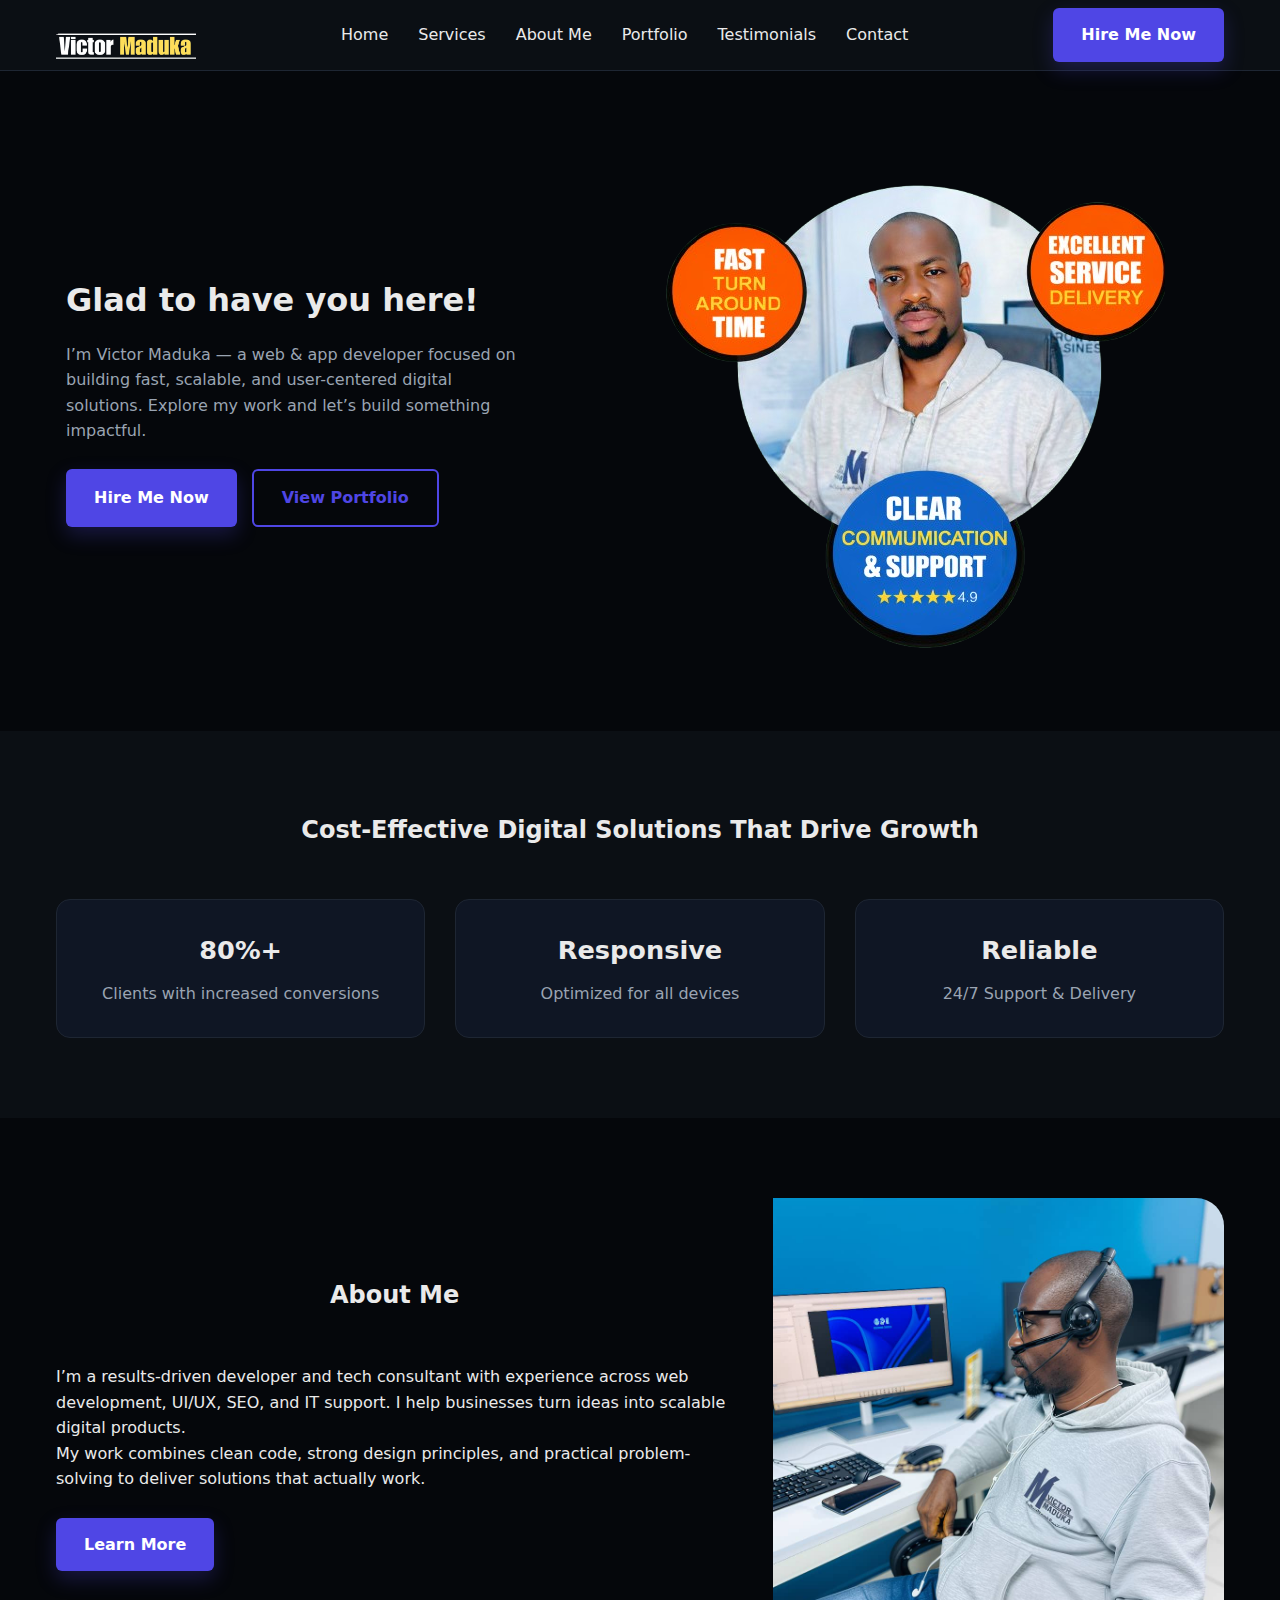
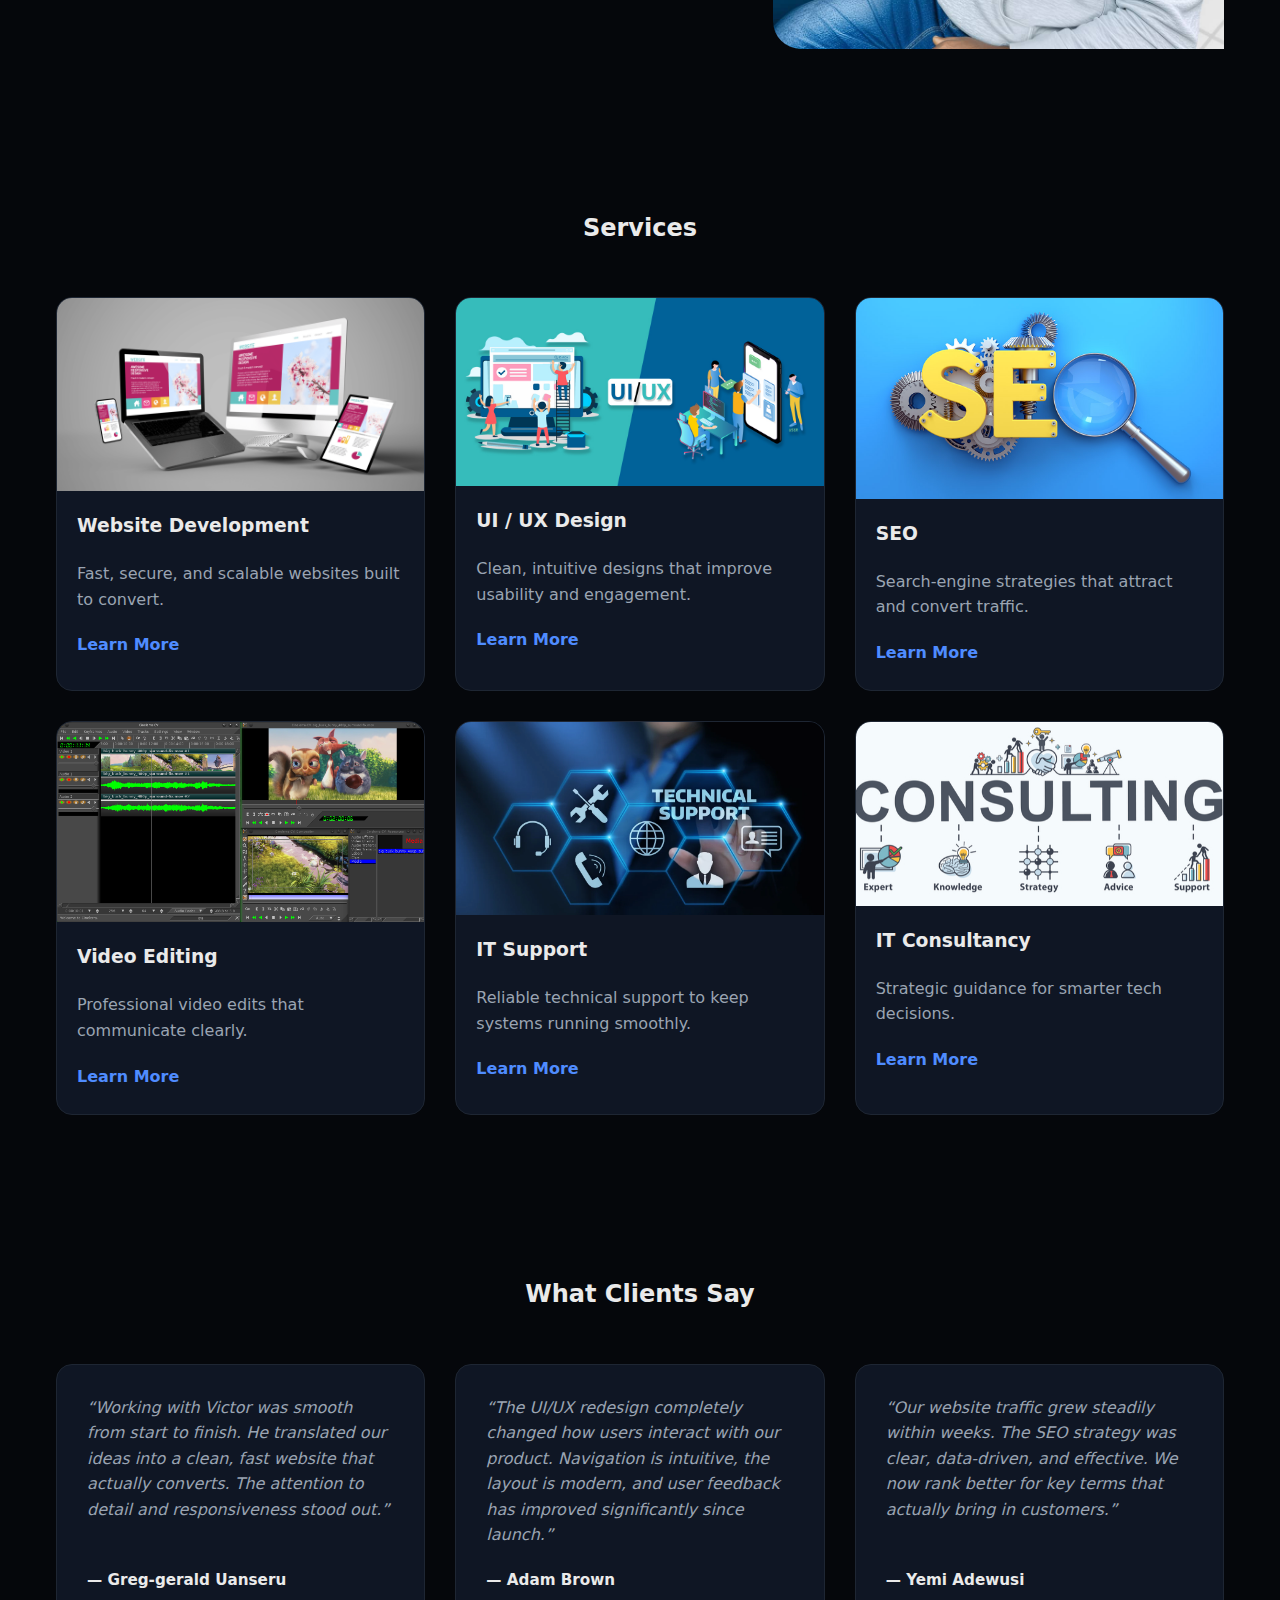
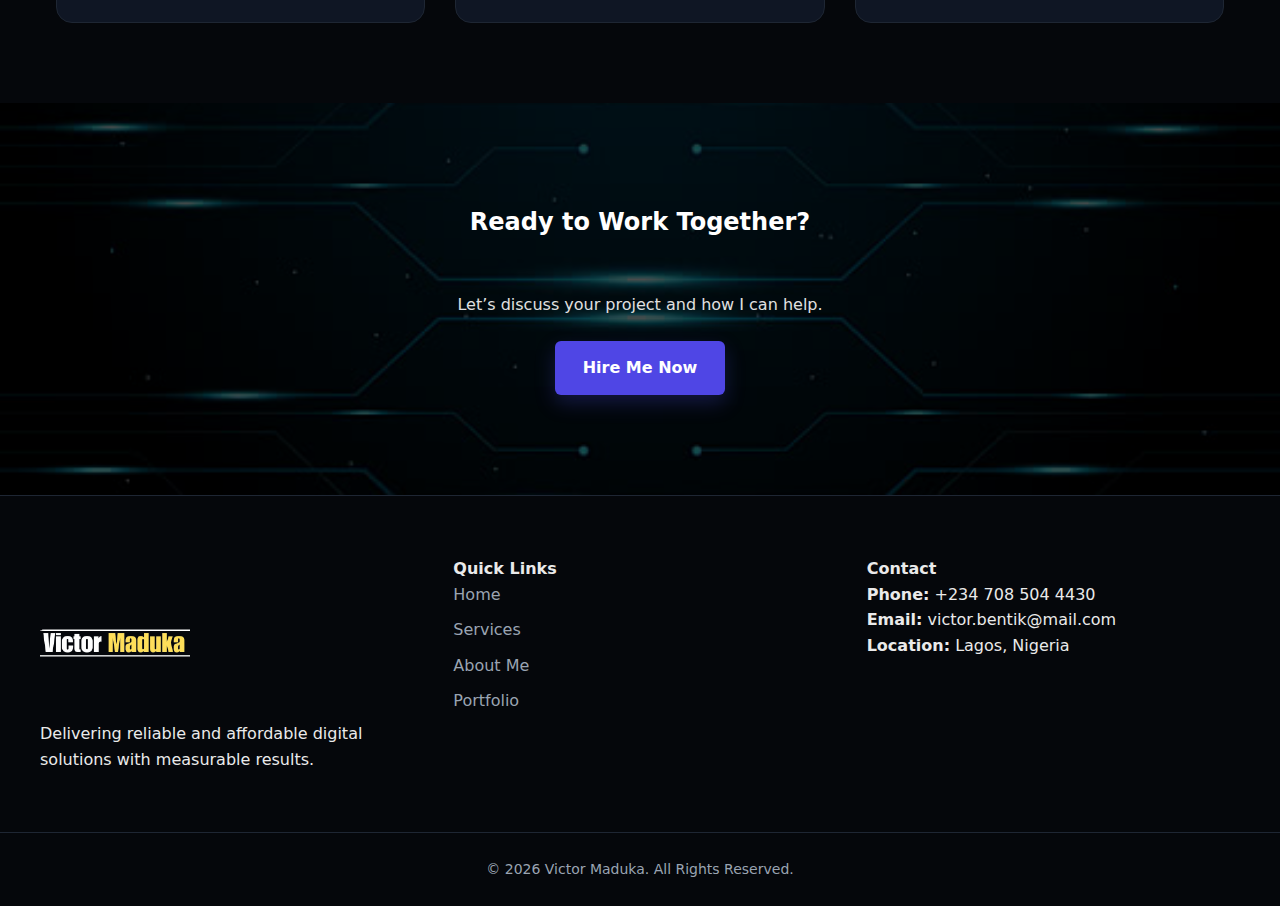
<file: index.html>
<!DOCTYPE html>
<html lang="en">
<head>
    <meta charset="UTF-8">
    <meta name="viewport" content="width=device-width, initial-scale=1.0">
    <title>Victor Maduka | Portfolio</title>

    <!-- Main CSS -->
    <link rel="stylesheet" href="style.css">
</head>
<body>

<!-- ================= HEADER ================= -->
<header class="site-header">
    <div class="container header-inner">

        <!-- Logo -->
        <a href="index.html" class="logo">
            <img src="logo.png" alt="Victor Maduka Logo">
        </a>

        <!-- Mobile Toggle (CSS/JS will handle later) -->
        <button class="nav-toggle" aria-label="Toggle navigation">
            ☰
        </button>

        <!-- Navigation -->
        <nav class="main-nav">
            <ul>
                <li><a href="index.html" class="active">Home</a></li>
                <li><a href="services.html">Services</a></li>
                <li><a href="about.html">About Me</a></li>
                <li><a href="portfolio.html">Portfolio</a></li>
                <li><a href="testimonials.html">Testimonials</a></li>
                <li><a href="contact.html">Contact</a></li>
            </ul>
        </nav>

        <!-- CTA -->
        <a href="contact.html" class="btn-primary header-cta">
            Hire Me Now
        </a>

    </div>
</header>

<!-- ================= HERO ================= -->
<section id="hero">
    <div class="hero-content">
        <h1>Glad to have you here!</h1>
        <p>
            I’m Victor Maduka — a web & app developer focused on building fast,
            scalable, and user-centered digital solutions. Explore my work and
            let’s build something impactful.
        </p>

        <div class="hero-actions">
            <a href="contact.html" class="btn-primary">Hire Me Now</a>
            <a href="portfolio.html" class="btn-secondary">View Portfolio</a>
        </div>
    </div>

    <div class="hero-image">
        <img src="victor.png" alt="Victor Maduka">
    </div>
</section>

<!-- ================= VALUE PROPOSITION ================= -->
<section id="value-prop">
    <div class="container">
        <h2>Cost-Effective Digital Solutions That Drive Growth</h2>

        <div class="stats">
            <div class="stat-item">
                <strong>80%+</strong>
                <p>Clients with increased conversions</p>
            </div>

            <div class="stat-item">
                <strong>Responsive</strong>
                <p>Optimized for all devices</p>
            </div>

            <div class="stat-item">
                <strong>Reliable</strong>
                <p>24/7 Support & Delivery</p>
            </div>
        </div>
    </div>
</section>

<!-- ================= ABOUT PREVIEW ================= -->
<section class="about-section">
    <div class="container about-container">

        <div class="about-text">
            <h2>About Me</h2>
            <p>
                I’m a results-driven developer and tech consultant with experience
                across web development, UI/UX, SEO, and IT support. I help
                businesses turn ideas into scalable digital products.
            </p>
            <p>
                My work combines clean code, strong design principles, and
                practical problem-solving to deliver solutions that actually work.
            </p>
            <br>
            <a href="about.html" class="btn-primary">Learn More</a>
        </div>

        <div class="about-image">
            <img src="slide2.png" alt="About Victor Maduka">
        </div>

    </div>
</section>

<!-- ================= SERVICES PREVIEW ================= -->
<section id="services">
    <div class="container">
        <h2>Services</h2>

        <div class="services-grid">

            <div class="service">
                <img src="website.png" alt="Website Development">
                <h3>Website Development</h3>
                <p>Fast, secure, and scalable websites built to convert.</p>
                <a href="services.html">Learn More</a>
            </div>

            <div class="service">
                <img src="uiux.jpg" alt="UI UX Design">
                <h3>UI / UX Design</h3>
                <p>Clean, intuitive designs that improve usability and engagement.</p>
                <a href="services.html">Learn More</a>
            </div>

            <div class="service">
                <img src="seo.jpg" alt="SEO Services">
                <h3>SEO</h3>
                <p>Search-engine strategies that attract and convert traffic.</p>
                <a href="services.html">Learn More</a>
            </div>

            <div class="service">
                <img src="video editing.jpg" alt="Video Editing">
                <h3>Video Editing</h3>
                <p>Professional video edits that communicate clearly.</p>
                <a href="services.html">Learn More</a>
            </div>

            <div class="service">
                <img src="it support.png" alt="IT Support">
                <h3>IT Support</h3>
                <p>Reliable technical support to keep systems running smoothly.</p>
                <a href="services.html">Learn More</a>
            </div>

            <div class="service">
                <img src="consult.jpg" alt="IT Consultancy">
                <h3>IT Consultancy</h3>
                <p>Strategic guidance for smarter tech decisions.</p>
                <a href="services.html">Learn More</a>
            </div>

        </div>
    </div>
</section>

<!-- ================= TESTIMONIALS ================= -->
<section id="testimonials">
    <div class="container">
        <h2>What Clients Say</h2>

        <div class="testimonials-grid">
            <div class="testimonial">
                <p>“Working with Victor was smooth from start to finish. He translated our ideas into a clean, fast website that actually converts. The attention to detail and responsiveness stood out.”</p>
                <h4>— Greg-gerald Uanseru</h4>
            </div>

            <div class="testimonial">
                <p>“The UI/UX redesign completely changed how users interact with our product. Navigation is intuitive, the layout is modern, and user feedback has improved significantly since launch.”</p>
                <h4>— Adam Brown</h4>
            </div>

            <div class="testimonial">
                <p>“Our website traffic grew steadily within weeks. The SEO strategy was clear, data-driven, and effective. We now rank better for key terms that actually bring in customers.”</p>
                <h4>— Yemi Adewusi</h4>
            </div>
        </div>
    </div>
</section>

<!-- ================= CTA ================= -->
<section id="contact-cta">
    <div class="container">
        <h2>Ready to Work Together?</h2>
        <p>Let’s discuss your project and how I can help.</p>
        <a href="contact.html" class="btn-primary">Hire Me Now</a>
    </div>
</section>

<!-- ================= FOOTER ================= -->
<footer>
    <div class="container footer-grid">

        <div class="footer-brand">
            <img src="logo.png" alt="Victor Maduka Logo">
            <p>
                Delivering reliable and affordable digital solutions with
                measurable results.
            </p>
        </div>

        <div class="footer-links">
            <h4>Quick Links</h4>
            <ul>
                <li><a href="index.html">Home</a></li>
                <li><a href="services.html">Services</a></li>
                <li><a href="about.html">About Me</a></li>
                <li><a href="portfolio.html">Portfolio</a></li>
            </ul>
        </div>

        <div class="footer-contact">
            <h4>Contact</h4>
            <p><strong>Phone:</strong> +234 708 504 4430</p>
            <p><strong>Email:</strong> victor.bentik@mail.com</p>
            <p><strong>Location:</strong> Lagos, Nigeria</p>
        </div>

    </div>

    <div class="footer-bottom">
        <p>© 2026 Victor Maduka. All Rights Reserved.</p>
    </div>
</footer>
<script>
const toggle = document.querySelector('.nav-toggle');
const nav = document.querySelector('.main-nav');

toggle.addEventListener('click', () => {
    nav.style.display =
        nav.style.display === 'block' ? 'none' : 'block';
});
</script>
</body>
</html>
</file>
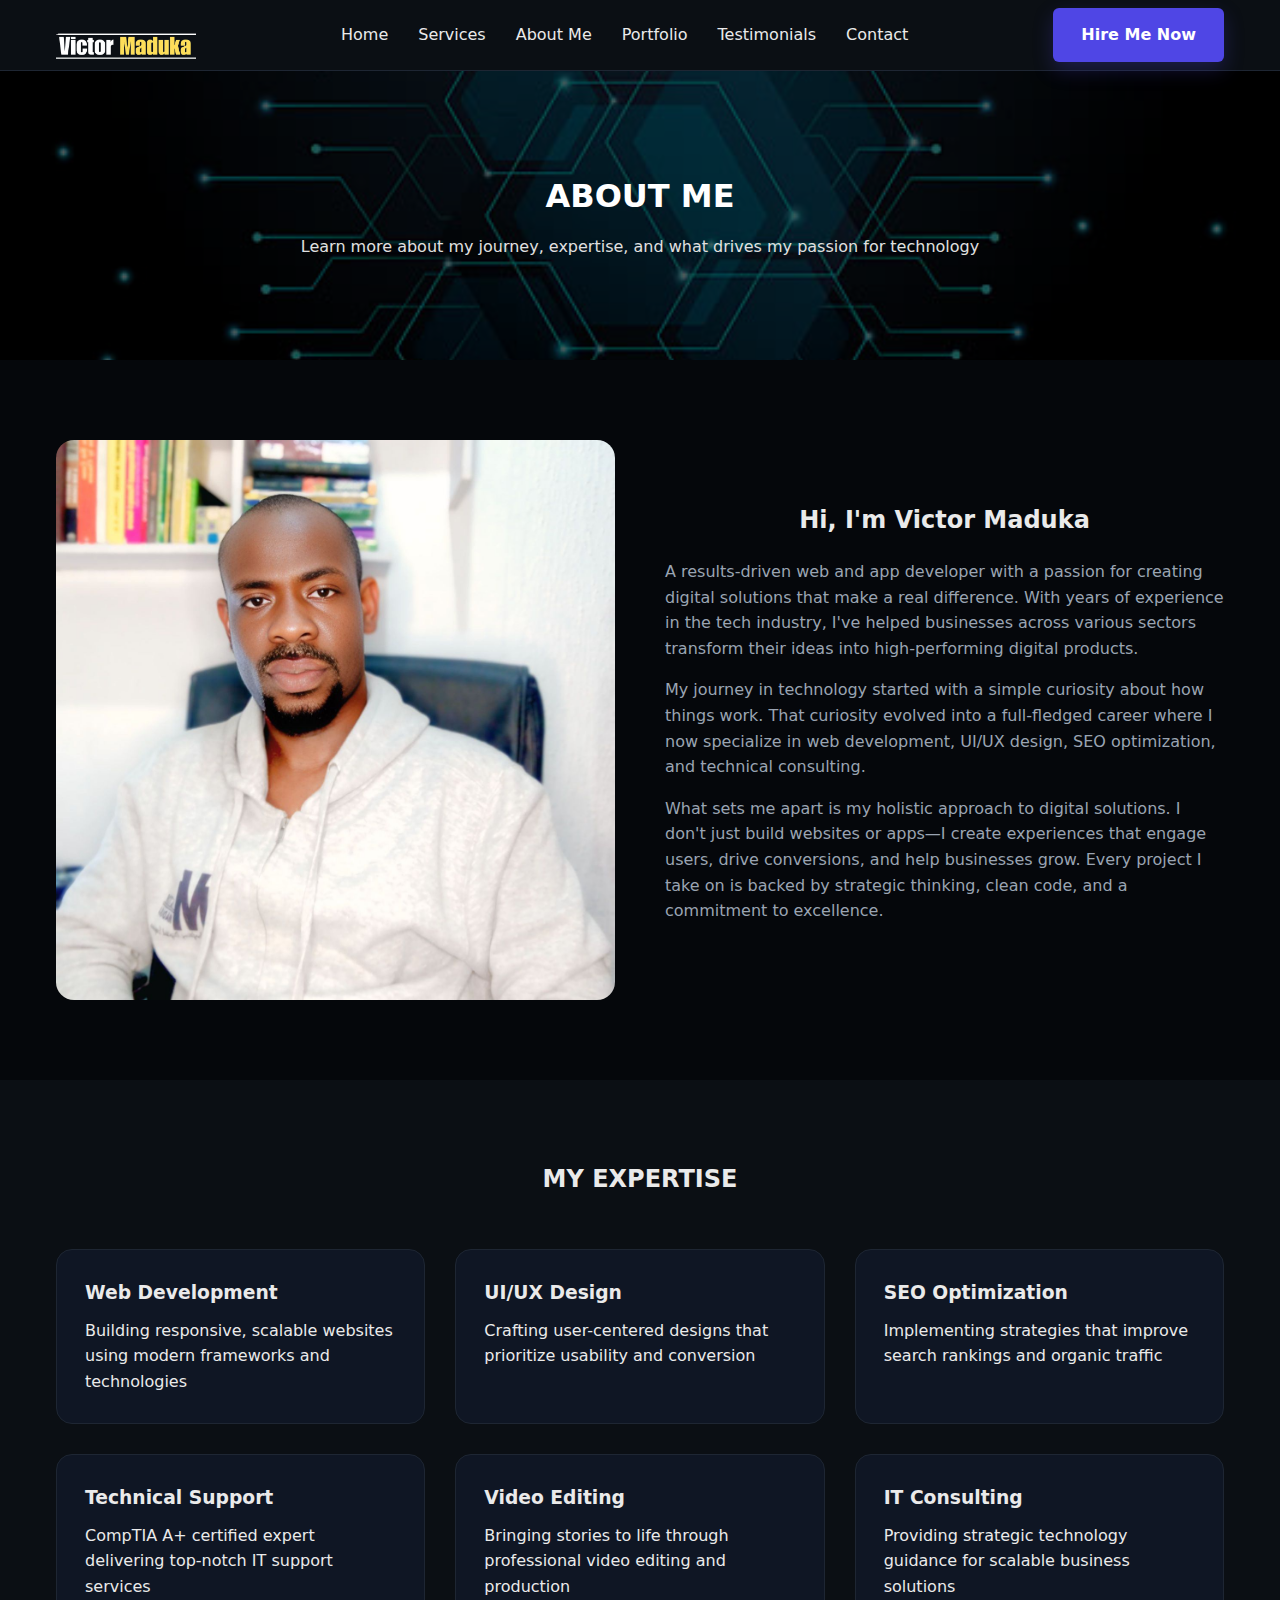
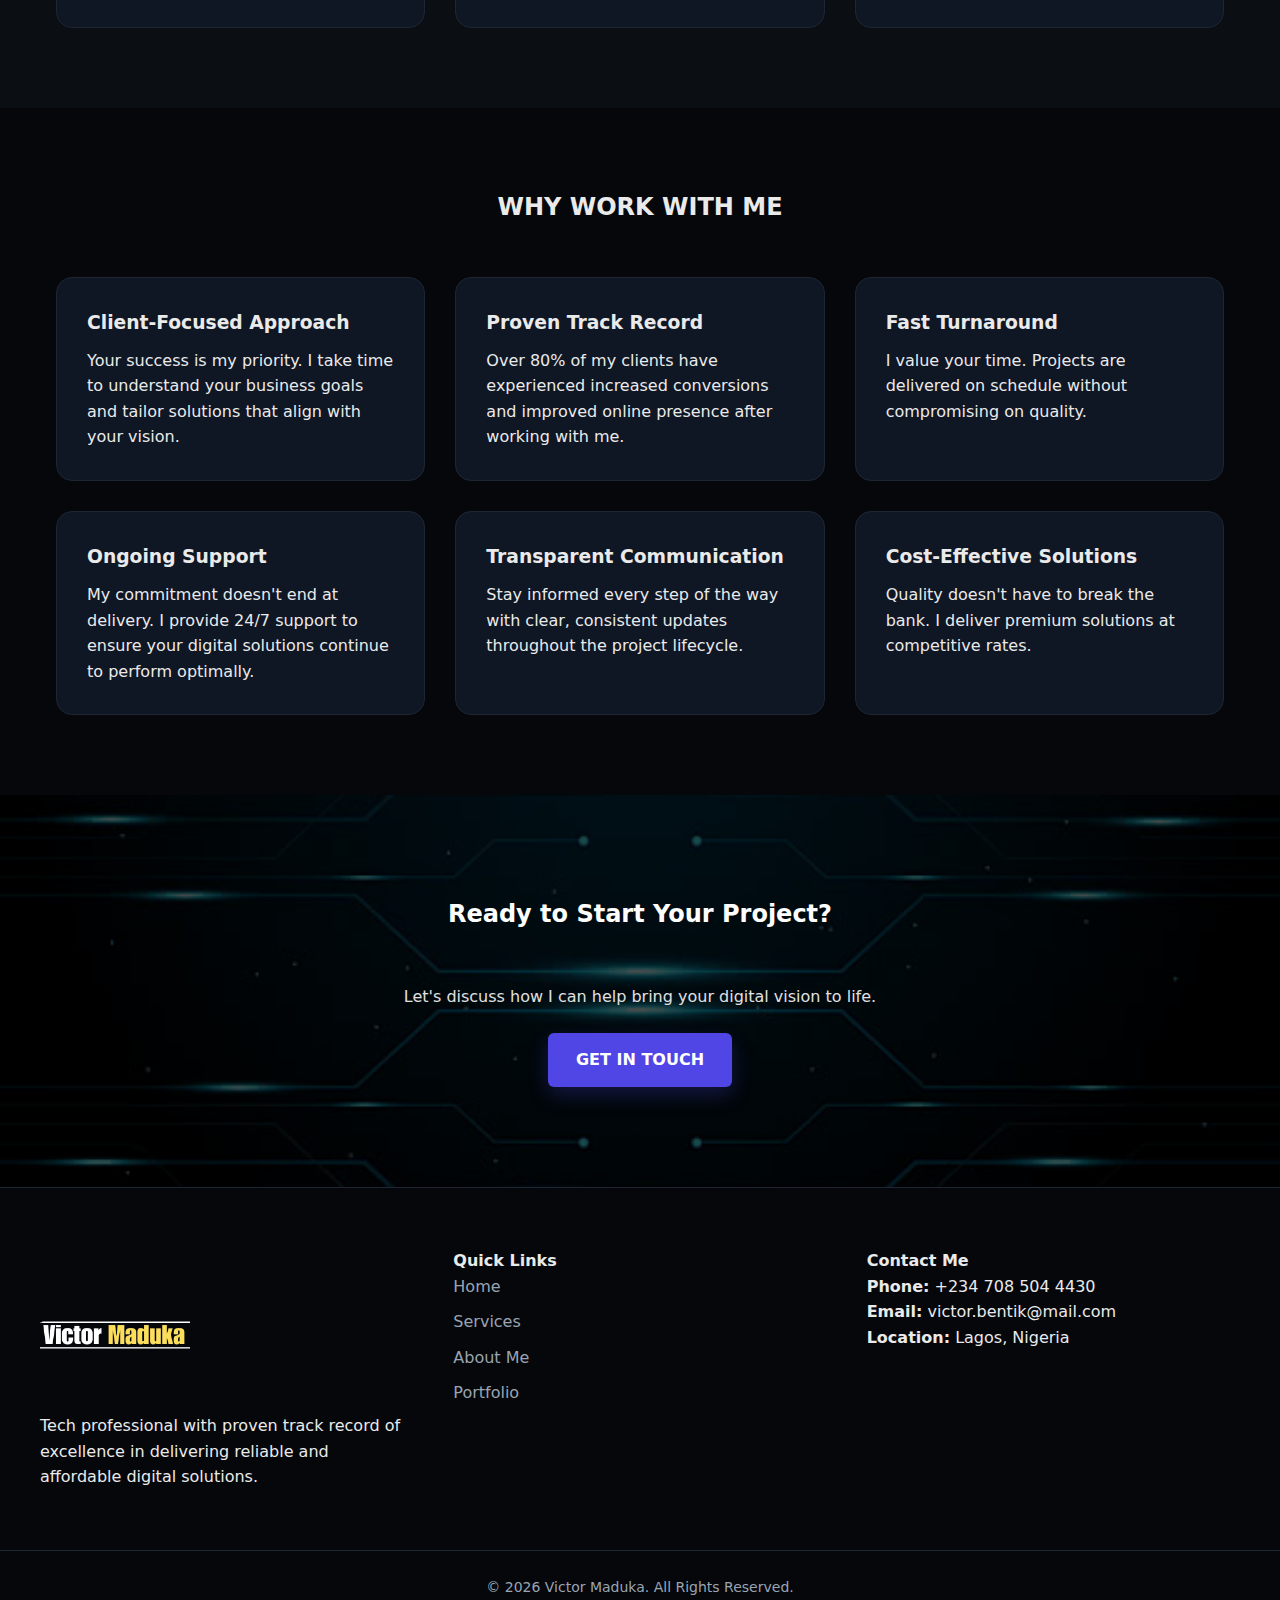
<file: about.html>
<!DOCTYPE html>
<html lang="en">
    <link rel="stylesheet" href="style.css">
<head>
    <meta charset="UTF-8">
    <meta name="viewport" content="width=device-width, initial-scale=1.0">
    <title>About Me | Victor Maduka</title>
</head>
<body>

    <!-- Header / Navigation -->
    <header class="site-header">
    <div class="container header-inner">

        <a href="index.html" class="logo">
            <img src="logo.png" alt="Victor Maduka Logo">
        </a>

        <button class="nav-toggle" aria-label="Toggle navigation">
            ☰
        </button>

        <nav class="main-nav">
            <ul>
                <li><a href="index.html">Home</a></li>
                <li><a href="services.html">Services</a></li>
                <li><a href="about.html" class="active">About Me</a></li>
                <li><a href="portfolio.html">Portfolio</a></li>
                <li><a href="testimonials.html">Testimonials</a></li>
                <li><a href="contact.html">Contact</a></li>
            </ul>
        </nav>

        <a href="contact.html" class="btn-primary header-cta">
            Hire Me Now
        </a>

    </div>
</header>

    <!-- Page Header -->
    <section class="page-header">
        <div class="container">
            <h1>ABOUT ME</h1>
            <p>Learn more about my journey, expertise, and what drives my passion for technology</p>
        </div>
    </section>

    <!-- About Content Section -->
    <section class="about-detailed">
        <div class="container">
            <div class="about-grid">
                <div class="about-image-large">
                    <img src="profile.jpg" alt="Victor Maduka">
                </div>
                <div class="about-content">
                    <h2>Hi, I'm Victor Maduka</h2>
                    <p>
                        A results-driven web and app developer with a passion for creating digital solutions 
                        that make a real difference. With years of experience in the tech industry, I've helped 
                        businesses across various sectors transform their ideas into high-performing digital products.
                    </p>
                    <p>
                        My journey in technology started with a simple curiosity about how things work. That curiosity 
                        evolved into a full-fledged career where I now specialize in web development, UI/UX design, 
                        SEO optimization, and technical consulting.
                    </p>
                    <p>
                        What sets me apart is my holistic approach to digital solutions. I don't just build websites 
                        or apps—I create experiences that engage users, drive conversions, and help businesses grow. 
                        Every project I take on is backed by strategic thinking, clean code, and a commitment to excellence.
                    </p>
                </div>
            </div>
        </div>
    </section>

    <!-- Skills & Expertise -->
    <section class="skills-section">
        <div class="container">
            <h2>MY EXPERTISE</h2>
            <div class="skills-grid">
                <div class="skill-item">
                    <h3>Web Development</h3>
                    <p>Building responsive, scalable websites using modern frameworks and technologies</p>
                </div>
                <div class="skill-item">
                    <h3>UI/UX Design</h3>
                    <p>Crafting user-centered designs that prioritize usability and conversion</p>
                </div>
                <div class="skill-item">
                    <h3>SEO Optimization</h3>
                    <p>Implementing strategies that improve search rankings and organic traffic</p>
                </div>
                <div class="skill-item">
                    <h3>Technical Support</h3>
                    <p>CompTIA A+ certified expert delivering top-notch IT support services</p>
                </div>
                <div class="skill-item">
                    <h3>Video Editing</h3>
                    <p>Bringing stories to life through professional video editing and production</p>
                </div>
                <div class="skill-item">
                    <h3>IT Consulting</h3>
                    <p>Providing strategic technology guidance for scalable business solutions</p>
                </div>
            </div>
        </div>
    </section>

    <!-- Why Choose Me -->
    <section class="why-choose">
        <div class="container">
            <h2>WHY WORK WITH ME</h2>
            <div class="features-grid">
                <div class="feature-item">
                    <h3>Client-Focused Approach</h3>
                    <p>Your success is my priority. I take time to understand your business goals and tailor solutions that align with your vision.</p>
                </div>
                <div class="feature-item">
                    <h3>Proven Track Record</h3>
                    <p>Over 80% of my clients have experienced increased conversions and improved online presence after working with me.</p>
                </div>
                <div class="feature-item">
                    <h3>Fast Turnaround</h3>
                    <p>I value your time. Projects are delivered on schedule without compromising on quality.</p>
                </div>
                <div class="feature-item">
                    <h3>Ongoing Support</h3>
                    <p>My commitment doesn't end at delivery. I provide 24/7 support to ensure your digital solutions continue to perform optimally.</p>
                </div>
                <div class="feature-item">
                    <h3>Transparent Communication</h3>
                    <p>Stay informed every step of the way with clear, consistent updates throughout the project lifecycle.</p>
                </div>
                <div class="feature-item">
                    <h3>Cost-Effective Solutions</h3>
                    <p>Quality doesn't have to break the bank. I deliver premium solutions at competitive rates.</p>
                </div>
            </div>
        </div>
    </section>

    <!-- Call to Action -->
    <section id="contact-cta">
        <div class="container">
            <h2>Ready to Start Your Project?</h2>
            <p>Let's discuss how I can help bring your digital vision to life.</p>
            <a href="contact.html" class="btn-primary">GET IN TOUCH</a>
        </div>
    </section>

    <!-- Footer -->
    <footer>
        <div class="container footer-grid">
            <div class="footer-brand">
                <div class="footer-column logo-section">
                    <img src="logo.png" alt="Victor Maduka Logo">
                    <p>
                        Tech professional with proven track record of excellence in delivering
                        reliable and affordable digital solutions.
                    </p>
                </div>
            </div>

            <div class="footer-links">
                <h4>Quick Links</h4>
                <ul>
                    <li><a href="index.html">Home</a></li>
                    <li><a href="services.html">Services</a></li>
                    <li><a href="about.html">About Me</a></li>
                    <li><a href="portfolio.html">Portfolio</a></li>
                </ul>
            </div>

            <div class="footer-contact">
                <h4>Contact Me</h4>
                <p><strong>Phone:</strong> +234 708 504 4430</p>
                <p><strong>Email:</strong> victor.bentik@mail.com</p>
                <p><strong>Location:</strong> Lagos, Nigeria</p>
            </div>
        </div>

        <div class="footer-bottom">
            <p>© 2026 Victor Maduka. All Rights Reserved.</p>
        </div>
    </footer>
<script>
const toggle = document.querySelector('.nav-toggle');
const nav = document.querySelector('.main-nav');

toggle.addEventListener('click', () => {
    nav.style.display =
        nav.style.display === 'block' ? 'none' : 'block';
});
</script>
</body>
</html>
</file>
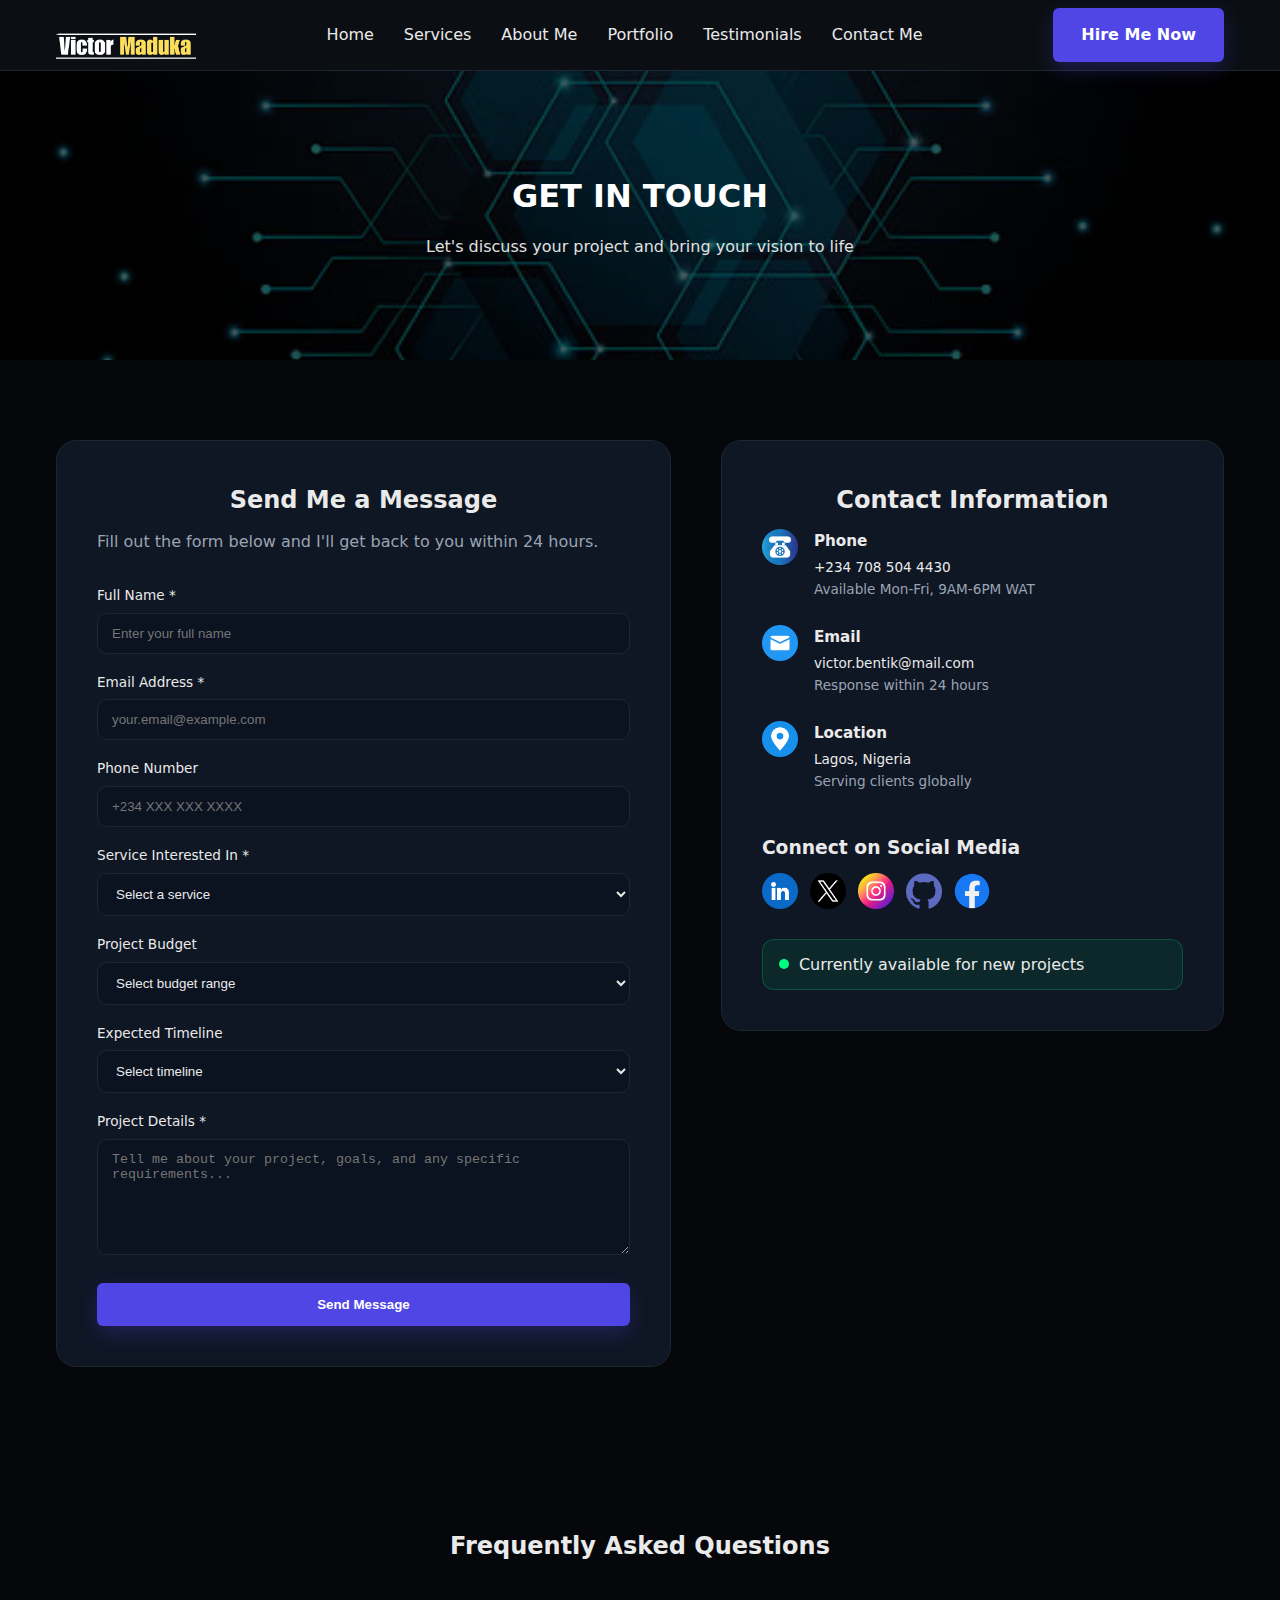
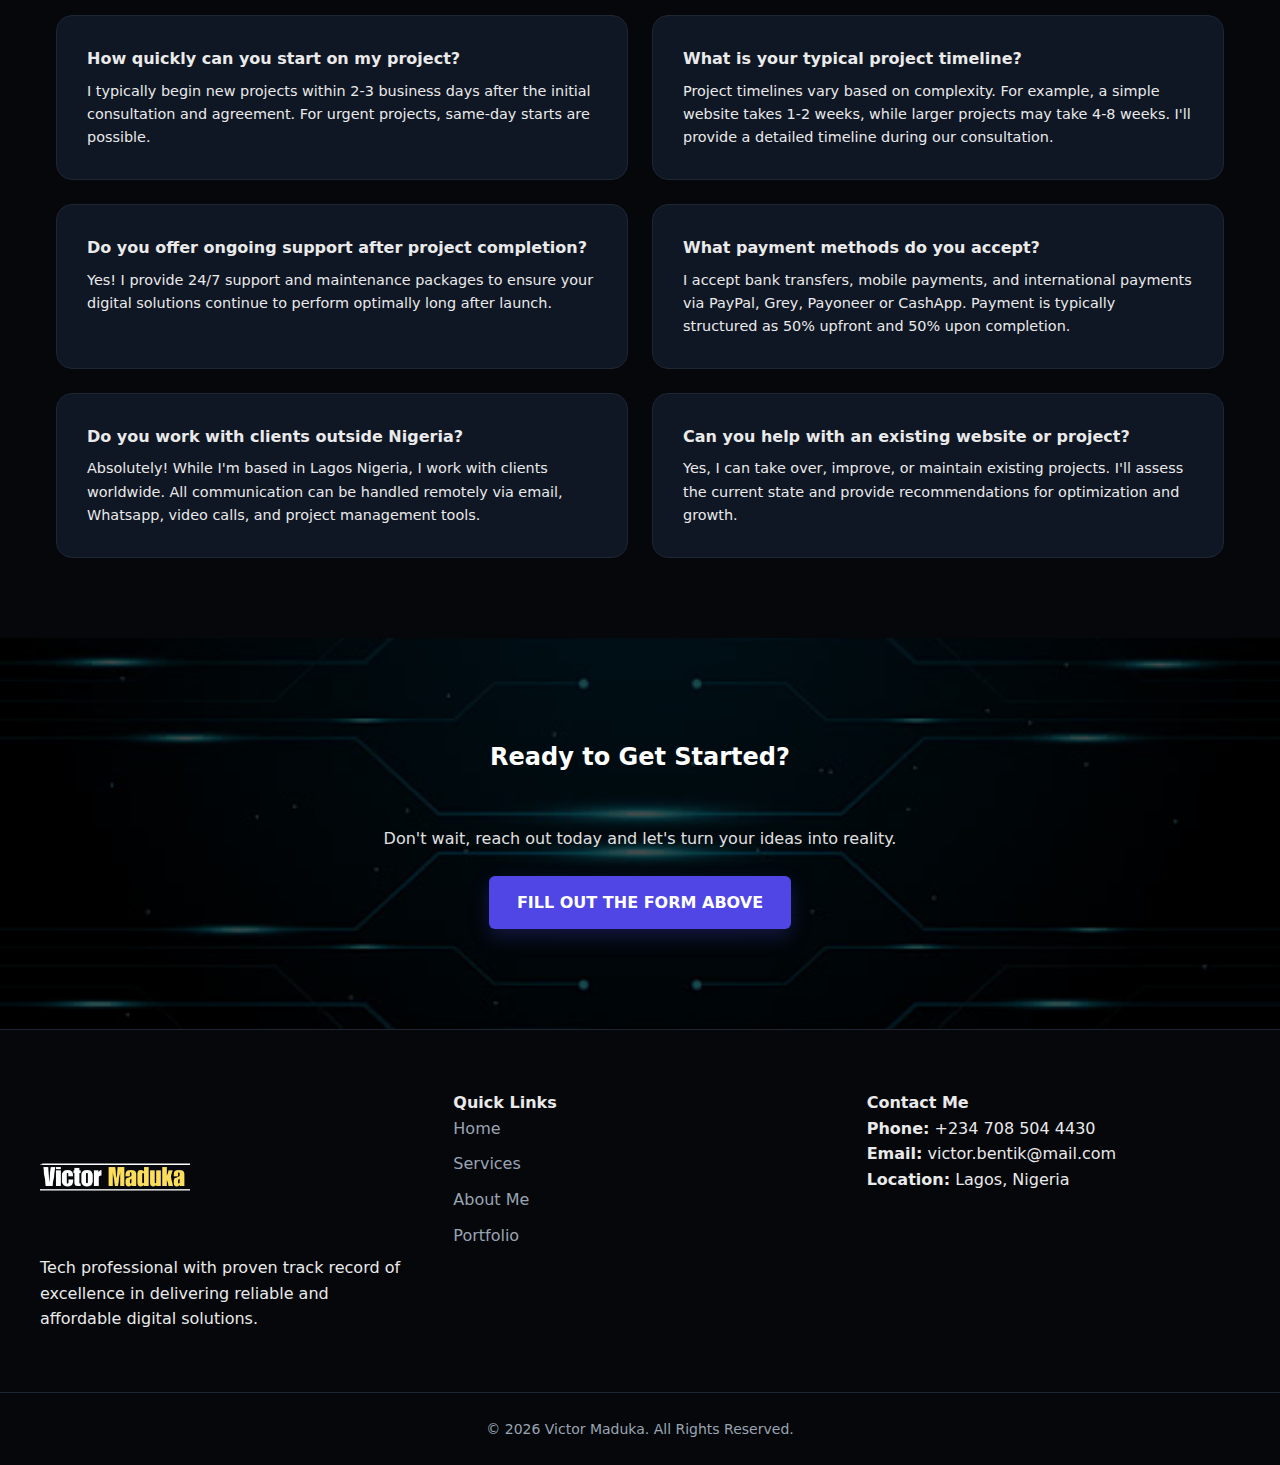
<file: contact.html>
<!DOCTYPE html>
<html lang="en">
<head>
    <meta charset="UTF-8">
    <meta name="viewport" content="width=device-width, initial-scale=1.0">
    <title>Contact Me | Victor Maduka</title>
    <link rel="stylesheet" href="style.css">
</head>
<body>

    <!-- Header / Navigation -->
    <header class="site-header">
    <div class="container header-inner">

        <a href="index.html" class="logo">
            <img src="logo.png" alt="Victor Maduka Logo">
        </a>

        <button class="nav-toggle" aria-label="Toggle navigation">
            ☰
        </button>

        <nav class="main-nav">
            <ul>
                <li><a href="index.html">Home</a></li>
                <li><a href="services.html">Services</a></li>
                <li><a href="about.html">About Me</a></li>
                <li><a href="portfolio.html">Portfolio</a></li>
                <li><a href="testimonials.html">Testimonials</a></li>
                <li><a href="contact.html" class="active">Contact Me</a></li>
            </ul>
        </nav>

        <a href="contact.html" class="btn-primary header-cta">
            Hire Me Now
        </a>

    </div>
</header>

    <!-- Page Header -->
    <section class="page-header">
        <div class="container">
            <h1>GET IN TOUCH</h1>
            <p>Let's discuss your project and bring your vision to life</p>
        </div>
    </section>

    <!-- Contact Section -->
    <section class="contact-section">
        <div class="container">
            <div class="contact-grid">
                
                <!-- Contact Form -->
                <div class="contact-form-wrapper">
                    <h2>Send Me a Message</h2>
                    <p>Fill out the form below and I'll get back to you within 24 hours.</p>
                    
                    <form id="contactForm" class="contact-form"action="https://formspree.io/f/mzdgqdgq"method="POST">
                        <div class="form-group">
                            <label for="name">Full Name *</label>
                            <input type="text" id="name" name="name" required placeholder="Enter your full name">
                        </div>

                        <div class="form-group">
                            <label for="email">Email Address *</label>
                            <input type="email" id="email" name="email" required placeholder="your.email@example.com">
                        </div>

                        <div class="form-group">
                            <label for="phone">Phone Number</label>
                            <input type="tel" id="phone" name="phone" placeholder="+234 XXX XXX XXXX">
                        </div>

                        <div class="form-group">
                            <label for="service">Service Interested In *</label>
                            <select id="service" name="service" required>
                                <option value="">Select a service</option>
                                <option value="web-development">Website Design & Development</option>
                                <option value="ui-ux">UI/UX Design</option>
                                <option value="seo">Search Engine Optimization</option>
                                <option value="video-editing">Video Editing</option>
                                <option value="it-support">IT Support</option>
                                <option value="consulting">IT Consultancy</option>
                                <option value="other">Other</option>
                            </select>
                        </div>

                        <div class="form-group">
                            <label for="budget">Project Budget</label>
                            <select id="budget" name="budget">
                                <option value="">Select budget range</option>
                                <option value="under-100k">Under ₦100,000</option>
                                <option value="100k-300k">₦100,000 - ₦300,000</option>
                                <option value="300k-500k">₦300,000 - ₦500,000</option>
                                <option value="500k-1m">₦500,000 - ₦1,000,000</option>
                                <option value="above-1m">Above ₦1,000,000</option>
                            </select>
                        </div>

                        <div class="form-group">
                            <label for="timeline">Expected Timeline</label>
                            <select id="timeline" name="timeline">
                                <option value="">Select timeline</option>
                                <option value="urgent">Urgent (Within 1 week)</option>
                                <option value="1-2-weeks">1-2 weeks</option>
                                <option value="2-4-weeks">2-4 weeks</option>
                                <option value="1-2-months">1-2 months</option>
                                <option value="flexible">Flexible</option>
                            </select>
                        </div>

                        <div class="form-group">
                            <label for="message">Project Details *</label>
                            <textarea id="message" name="message" rows="6" required placeholder="Tell me about your project, goals, and any specific requirements..."></textarea>
                        </div>

                        <button type="submit" class="btn-primary submit-btn">Send Message</button>
                    </form>
                </div>

                <!-- Contact Information -->
                <div class="contact-info-wrapper">
                    <h2>Contact Information</h2>
                    
                    <div class="contact-info-item">
                        <div class="icon"><img src="phone.png" width="50" alt="Phone"></div>
                        <div>
                            <h3>Phone</h3>
                            <p>+234 708 504 4430</p>
                            <p class="small">Available Mon-Fri, 9AM-6PM WAT</p>
                        </div>
                    </div>

                    <div class="contact-info-item">
                        <div class="icon"><img src="mail.png" width="50" alt="Mail"></div>
                        <div>
                            <h3>Email</h3>
                            <p>victor.bentik@mail.com</p>
                            <p class="small">Response within 24 hours</p>
                        </div>
                    </div>

                    <div class="contact-info-item">
                        <div class="icon"><img src="location.png" width="50" alt="Location"></div>
                        <div>
                            <h3>Location</h3>
                            <p>Lagos, Nigeria</p>
                            <p class="small">Serving clients globally</p>
                        </div>
                    </div>

                    <div class="social-links">
                        <h3>Connect on Social Media</h3>
                        <div class="social-icons">
                            <a href="https://www.linkedin.com/in/victor-maduka-a68901266?trk=contact-info" class="social-icon"><img src="linkedin.png" width="50" alt="linkedin logo"></a>
                            <a href="https://x.com/Sine_piko_fx" class="social-icon"><img src="x.png" width="50" alt="x logo"></a>
                            <a href="#" class="social-icon"><img src="instagram.png" width="50" alt="instagram logo"></a>
                            <a href="https://github.com/Victorbentik/Victor-Maduka" class="social-icon"><img src="github.png" width="50" alt="github logo"></a>
                            <a href="https://web.facebook.com/victor.maduka/" class="social-icon"><img src="facebook.png" width="50" alt="facebook logo"> </a>
                        </div>
                    </div>

                    <div class="availability-badge">
                        <span class="status-dot"></span>
                        <p>Currently available for new projects</p>
                    </div>
                </div>

            </div>
        </div>
    </section>

    <!-- FAQ Section -->
    <section class="faq-section">
        <div class="container">
            <h2>Frequently Asked Questions</h2>
            <div class="faq-grid">
                
                <div class="faq-item">
                    <h3>How quickly can you start on my project?</h3>
                    <p>I typically begin new projects within 2-3 business days after the initial consultation and agreement. For urgent projects, same-day starts are possible.</p>
                </div>

                <div class="faq-item">
                    <h3>What is your typical project timeline?</h3>
                    <p>Project timelines vary based on complexity. For example, a simple website takes 1-2 weeks, while larger projects may take 4-8 weeks. I'll provide a detailed timeline during our consultation.</p>
                </div>

                <div class="faq-item">
                    <h3>Do you offer ongoing support after project completion?</h3>
                    <p>Yes! I provide 24/7 support and maintenance packages to ensure your digital solutions continue to perform optimally long after launch.</p>
                </div>

                <div class="faq-item">
                    <h3>What payment methods do you accept?</h3>
                    <p>I accept bank transfers, mobile payments, and international payments via PayPal, Grey, Payoneer or CashApp. Payment is typically structured as 50% upfront and 50% upon completion.</p>
                </div>

                <div class="faq-item">
                    <h3>Do you work with clients outside Nigeria?</h3>
                    <p>Absolutely! While I'm based in Lagos Nigeria, I work with clients worldwide. All communication can be handled remotely via email, Whatsapp, video calls, and project management tools.</p>
                </div>

                <div class="faq-item">
                    <h3>Can you help with an existing website or project?</h3>
                    <p>Yes, I can take over, improve, or maintain existing projects. I'll assess the current state and provide recommendations for optimization and growth.</p>
                </div>

            </div>
        </div>
    </section>

    <!-- Call to Action -->
    <section id="contact-cta">
        <div class="container">
            <h2>Ready to Get Started?</h2>
            <p>Don't wait, reach out today and let's turn your ideas into reality.</p>
            <a href="#contactForm" class="btn-primary">FILL OUT THE FORM ABOVE</a>
        </div>
    </section>

    <!-- Footer -->
    <footer>
        <div class="container footer-grid">
            <div class="footer-brand">
                <div class="footer-column logo-section">
                    <img src="logo.png" alt="Victor Maduka Logo">
                    <p>
                        Tech professional with proven track record of excellence in delivering
                        reliable and affordable digital solutions.
                    </p>
                </div>
            </div>

            <div class="footer-links">
                <h4>Quick Links</h4>
                <ul>
                    <li><a href="index.html">Home</a></li>
                    <li><a href="services.html">Services</a></li>
                    <li><a href="about.html">About Me</a></li>
                    <li><a href="portfolio.html">Portfolio</a></li>
                </ul>
            </div>

            <div class="footer-contact">
                <h4>Contact Me</h4>
                <p><strong>Phone:</strong> +234 708 504 4430</p>
                <p><strong>Email:</strong> victor.bentik@mail.com</p>
                <p><strong>Location:</strong> Lagos, Nigeria</p>
            </div>
        </div>

        <div class="footer-bottom">
            <p>© 2026 Victor Maduka. All Rights Reserved.</p>
        </div>
    </footer>

    <script>
        // Form Submission Handler
        document.getElementById('contactForm').addEventListener('submit', function(e) {
            e.preventDefault();
            
            // Get form data
            const formData = {
                name: document.getElementById('name').value,
                email: document.getElementById('email').value,
                phone: document.getElementById('phone').value,
                service: document.getElementById('service').value,
                budget: document.getElementById('budget').value,
                timeline: document.getElementById('timeline').value,
                message: document.getElementById('message').value
            };

            // Here you would typically send the data to a server
            // For now, we'll just show a success message
            alert('Thank you for your message! I will get back to you within 24 hours.');
            
            // Reset form
            this.reset();
        });
    </script>
<script>
const toggle = document.querySelector('.nav-toggle');
const nav = document.querySelector('.main-nav');

toggle.addEventListener('click', () => {
    nav.style.display =
        nav.style.display === 'block' ? 'none' : 'block';
});
</script>
</body>
</html>
</file>
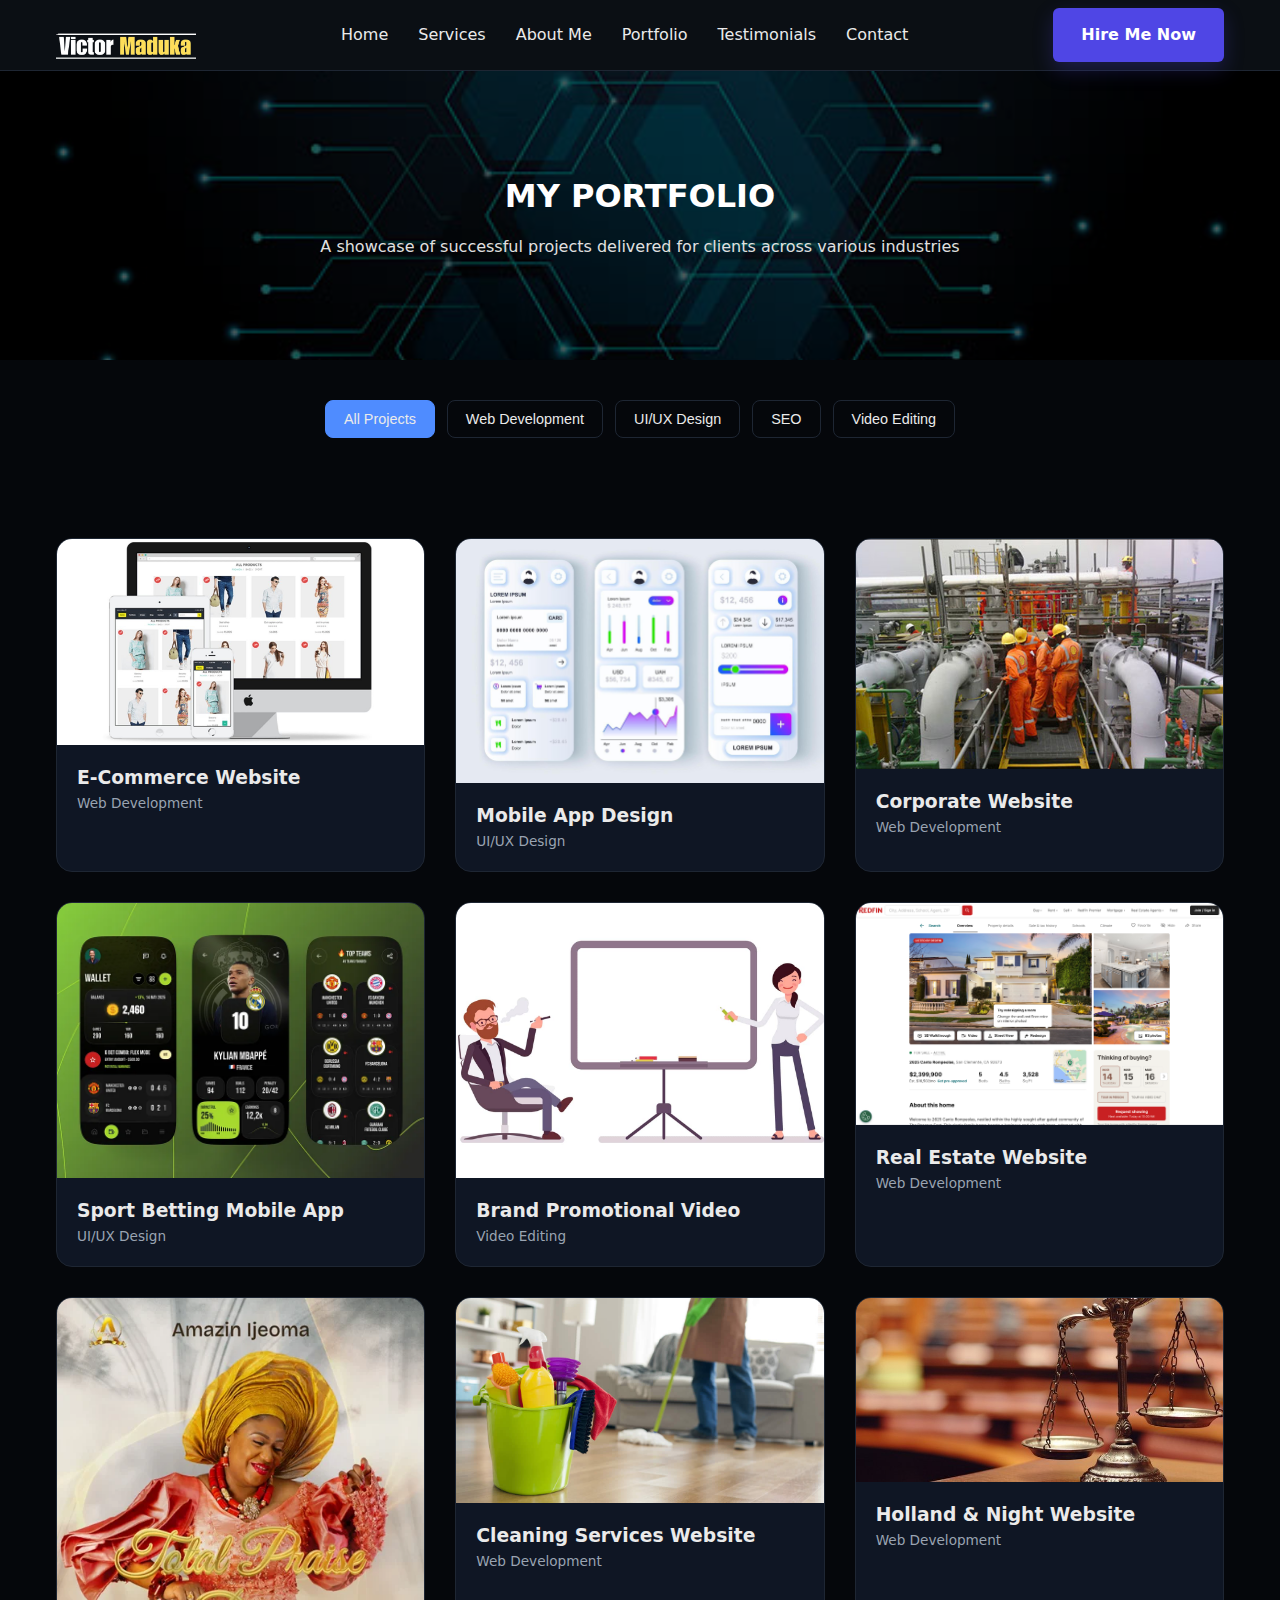
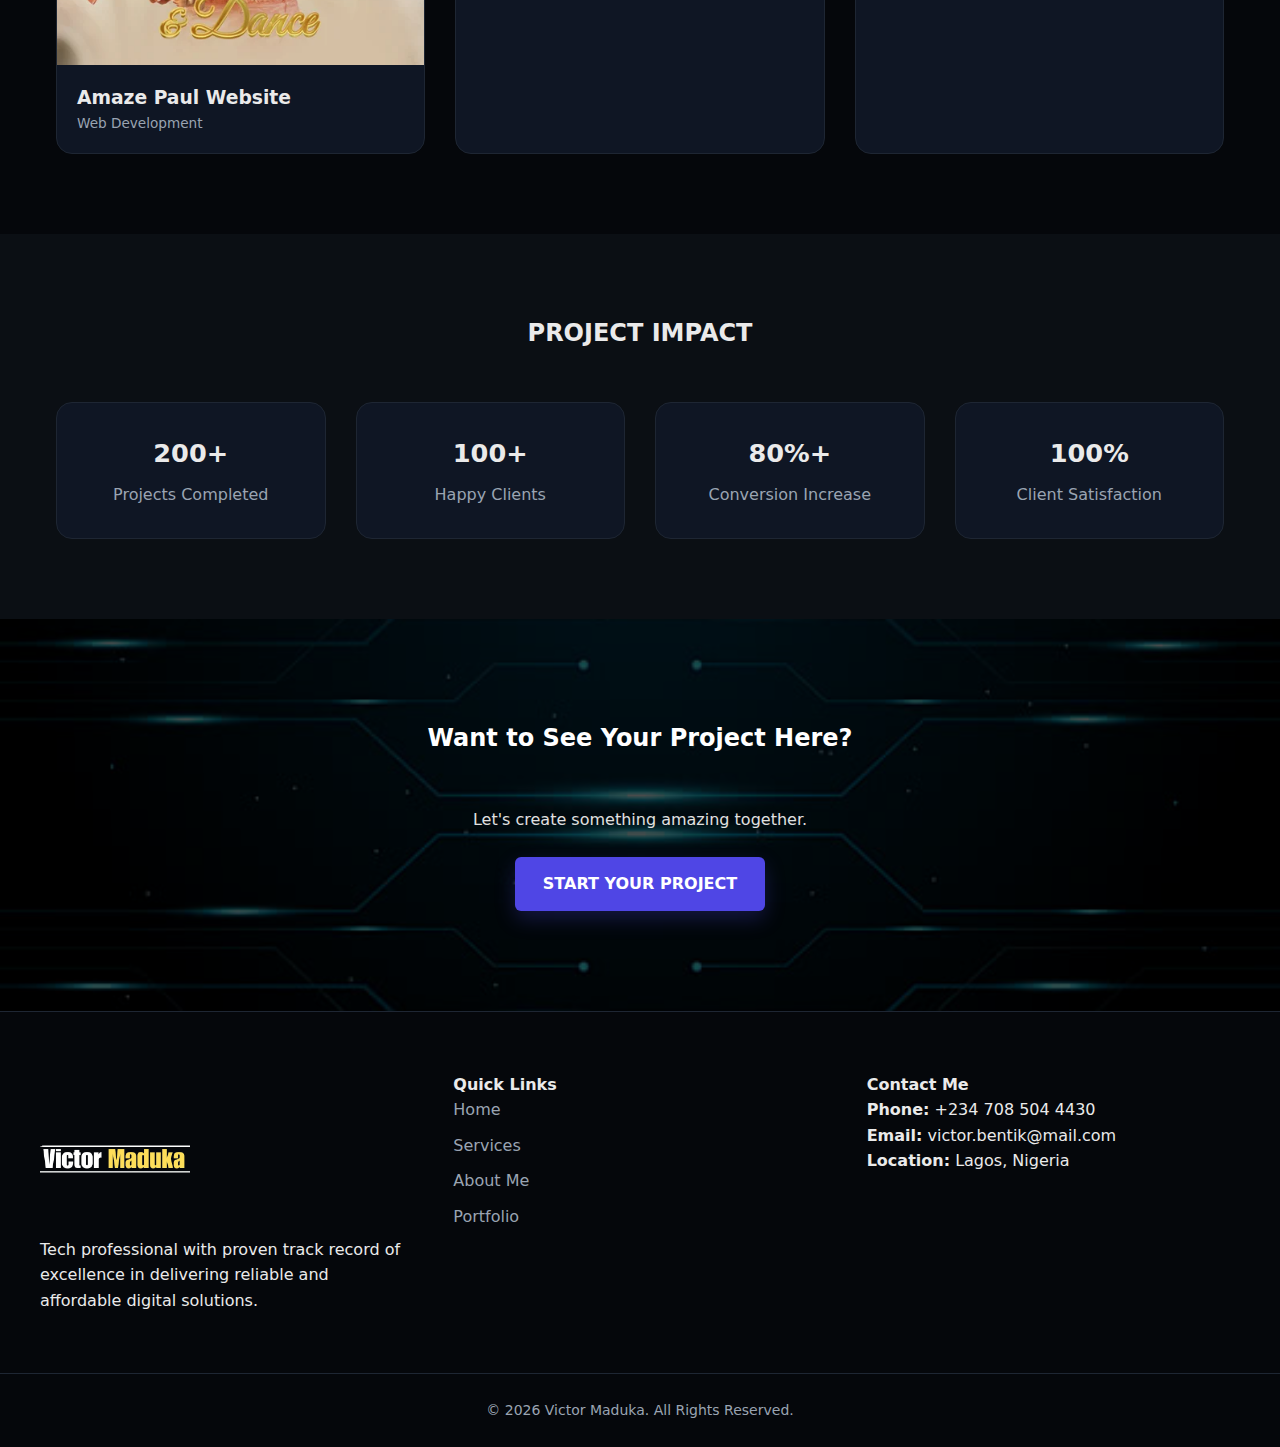
<file: portfolio.html>
<!DOCTYPE html>
<html lang="en">
<head>
    <meta charset="UTF-8">
    <meta name="viewport" content="width=device-width, initial-scale=1.0">
    <title>Portfolio | Victor Maduka</title>
    <link rel="stylesheet" href="style.css">
</head>
<body>

    <!-- Header / Navigation -->
    <header class="site-header">
    <div class="container header-inner">

        <a href="index.html" class="logo">
            <img src="logo.png" alt="Victor Maduka Logo">
        </a>

        <button class="nav-toggle" aria-label="Toggle navigation">
            ☰
        </button>

        <nav class="main-nav">
            <ul>
                <li><a href="index.html">Home</a></li>
                <li><a href="services.html">Services</a></li>
                <li><a href="about.html">About Me</a></li>
                <li><a href="portfolio.html" class="active">Portfolio</a></li>
                <li><a href="testimonials.html">Testimonials</a></li>
                <li><a href="contact.html">Contact</a></li>
            </ul>
        </nav>

        <a href="contact.html" class="btn-primary header-cta">
            Hire Me Now
        </a>

    </div>
</header>

    <!-- Page Header -->
    <section class="page-header">
        <div class="container">
            <h1>MY PORTFOLIO</h1>
            <p>A showcase of successful projects delivered for clients across various industries</p>
        </div>
    </section>

    <!-- Filter Section -->
    <section class="portfolio-filter">
        <div class="container">
            <div class="filter-buttons">
                <button class="filter-btn active" data-filter="all">All Projects</button>
                <button class="filter-btn" data-filter="web">Web Development</button>
                <button class="filter-btn" data-filter="design">UI/UX Design</button>
                <button class="filter-btn" data-filter="seo">SEO</button>
                <button class="filter-btn" data-filter="video">Video Editing</button>
            </div>
        </div>
    </section>

    <!-- Portfolio Grid -->
    <section class="portfolio-grid-section">
        <div class="container">
            <div class="portfolio-grid">

                <!-- Project 1 -->
                <div class="portfolio-item" data-category="web">
                    <div class="portfolio-image">
                        <img src="ecom.jpg" alt="E-Commerce Platform">
                        <div class="portfolio-overlay">
                            <h3>E-Commerce Website</h3>
                            <p>Full-stack e-commerce solution with payment integration</p>
                            <a href="https://kusnap.com/" target="_blank" rel="noopener" class="view-project">View Project</a>
                        </div>
                    </div>
                    <div class="portfolio-info">
                        <h3>E-Commerce Website</h3>
                        <p class="portfolio-category">Web Development</p>
                    </div>
                </div>

                <!-- Project 2 -->
                <div class="portfolio-item" data-category="design">
                    <div class="portfolio-image">
                        <img src="mobile app.jpg" alt="Mobile App Design">
                        <div class="portfolio-overlay">
                            <h3>Mobile App Design</h3>
                            <p>User-centered design finance mobile app</p>
                            <a href="https://www.behance.net/gallery/212458119/Finance-Application-Presentation" target="_blank" rel="noopener" class="view-project">View Project</a>
                        </div>
                    </div>
                    <div class="portfolio-info">
                        <h3>Mobile App Design</h3>
                        <p class="portfolio-category">UI/UX Design</p>
                    </div>
                </div>

                <!-- Project 3 -->
                <div class="portfolio-item" data-category="web">
                    <div class="portfolio-image">
                        <img src="gca.jpg" alt="Corporate Website">
                        <div class="portfolio-overlay">
                            <h3>Corporate Website</h3>
                            <p>Professional website for oil and gas services firm</p>
                            <a href="https://www.gcaenergymarine.com/" target="_blank" rel="noopener" class="view-project">View Project</a>
                        </div>
                    </div>
                    <div class="portfolio-info">
                        <h3>Corporate Website</h3>
                        <p class="portfolio-category">Web Development</p>
                    </div>
                </div>

                <!-- Project 4 -->
                <div class="portfolio-item" data-category="design">
                    <div class="portfolio-image">
                        <img src="sport.png" alt="Sport betting App">
                        <div class="portfolio-overlay">
                            <h3>Sport betting App</h3>
                            <p>150% increase in organic traffic for retail client</p>
                            <a href="https://www.behance.net/gallery/212461293/Sports-betting-Application-UI" target="_blank" rel="noopener" class="view-project">View Project</a>
                        </div>
                    </div>
                    <div class="portfolio-info">
                        <h3>Sport Betting Mobile App</h3>
                        <p class="portfolio-category">UI/UX Design</p>
                    </div>
                </div>

                <!-- Project 5 -->
                <div class="portfolio-item" data-category="video">
                    <div class="portfolio-image">
                        <img src="video.jpeg" alt="Brand Video">
                        <div class="portfolio-overlay">
                            <h3>Brand Promotional Video</h3>
                            <p>High-impact video for product launch</p>
                            <a href="https://www.behance.net/gallery/212635227/Whiteboard-animation-Promotional-Video" target="_blank" rel="noopener" class="view-project">View Project</a>
                        </div>
                    </div>
                    <div class="portfolio-info">
                        <h3>Brand Promotional Video</h3>
                        <p class="portfolio-category">Video Editing</p>
                    </div>
                </div>

                <!-- Project 6 -->
                <div class="portfolio-item" data-category="web">
                    <div class="portfolio-image">
                        <img src="real.png" alt="Real Estate Website">
                        <div class="portfolio-overlay">
                            <h3>Real Estate Website</h3>
                            <p>Real Estate multi-vendor listing website</p>
                            <a href="https://propertypro.ng" target="_blank" rel="noopener" class="view-project">View Project</a>
                        </div>
                    </div>
                    <div class="portfolio-info">
                        <h3>Real Estate Website</h3>
                        <p class="portfolio-category">Web Development</p>
                    </div>
                </div>

                <!-- Project 7 -->
                <div class="portfolio-item" data-category="web">
                    <div class="portfolio-image">
                        <img src="amaze.png" alt="Amaze Paul Website">
                        <div class="portfolio-overlay">
                            <h3>Amaze Paul Website</h3>
                            <p>Amaze Paul Music and book resource website</p>
                            <a href="https://amazepaul.com/" target="_blank" rel="noopener" class="view-project">View Project</a>
                        </div>
                    </div>
                    <div class="portfolio-info">
                        <h3>Amaze Paul Website</h3>
                        <p class="portfolio-category">Web Development</p>
                    </div>
                </div>

                <!-- Project 8 -->
                <div class="portfolio-item" data-category="web">
                    <div class="portfolio-image">
                        <img src="cleaning.png" alt="Cleaning Services Website">
                        <div class="portfolio-overlay">
                            <h3>Cleaning Services Website</h3>
                            <p>Top Rated Atlanta Cleaning Service</p>
                            <a href="https://www.atlantagreenmaids.com/" target="_blank" rel="noopener" class="view-project">View Project</a>
                        </div>
                    </div>
                    <div class="portfolio-info">
                        <h3>Cleaning Services Website</h3>
                        <p class="portfolio-category">Web Development</p>
                    </div>
                </div>

                <!-- Project 9 -->
                <div class="portfolio-item" data-category="web">
                    <div class="portfolio-image">
                        <img src="law.jpeg" alt="Law Firm">
                        <div class="portfolio-overlay">
                            <h3>Holland & Night Website</h3>
                            <p>Leading Law Firm In the USA</p>
                            <a href="https://www.hklaw.com/en/" target="_blank" rel="noopener" class="view-project">View Project</a>
                        </div>
                    </div>
                    <div class="portfolio-info">
                        <h3>Holland & Night Website</h3>
                        <p class="portfolio-category">Web Development</p>
                    </div>
                </div>

            </div>
        </div>
    </section>

    <!-- Stats Section -->
    <section class="portfolio-stats">
        <div class="container">
            <h2>PROJECT IMPACT</h2>
            <div class="stats-grid">
                <div class="stat-item">
                    <h3>200+</h3>
                    <p>Projects Completed</p>
                </div>
                <div class="stat-item">
                    <h3>100+</h3>
                    <p>Happy Clients</p>
                </div>
                <div class="stat-item">
                    <h3>80%+</h3>
                    <p>Conversion Increase</p>
                </div>
                <div class="stat-item">
                    <h3>100%</h3>
                    <p>Client Satisfaction</p>
                </div>
            </div>
        </div>
    </section>

    <!-- Call to Action -->
    <section id="contact-cta">
        <div class="container">
            <h2>Want to See Your Project Here?</h2>
            <p>Let's create something amazing together.</p>
            <a href="contact.html" class="btn-primary">START YOUR PROJECT</a>
        </div>
    </section>

    <!-- Footer -->
    <footer>
        <div class="container footer-grid">
            <div class="footer-brand">
                <div class="footer-column logo-section">
                    <img src="logo.png" alt="Victor Maduka Logo">
                    <p>
                        Tech professional with proven track record of excellence in delivering
                        reliable and affordable digital solutions.
                    </p>
                </div>
            </div>

            <div class="footer-links">
                <h4>Quick Links</h4>
                <ul>
                    <li><a href="index.html">Home</a></li>
                    <li><a href="services.html">Services</a></li>
                    <li><a href="about.html">About Me</a></li>
                    <li><a href="portfolio.html">Portfolio</a></li>
                </ul>
            </div>

            <div class="footer-contact">
                <h4>Contact Me</h4>
                <p><strong>Phone:</strong> +234 708 504 4430</p>
                <p><strong>Email:</strong> victor.bentik@mail.com</p>
                <p><strong>Location:</strong> Lagos, Nigeria</p>
            </div>
        </div>

        <div class="footer-bottom">
            <p>© 2026 Victor Maduka. All Rights Reserved.</p>
        </div>
    </footer>

    <!-- Portfolio Filter JavaScript -->
    <script>
        // Portfolio Filter Functionality
        const filterButtons = document.querySelectorAll('.filter-btn');
        const portfolioItems = document.querySelectorAll('.portfolio-item');

        filterButtons.forEach(button => {
            button.addEventListener('click', () => {
                // Remove active class from all buttons
                filterButtons.forEach(btn => btn.classList.remove('active'));
                // Add active class to clicked button
                button.classList.add('active');

                const filterValue = button.getAttribute('data-filter');

                portfolioItems.forEach(item => {
                    if (filterValue === 'all') {
                        item.style.display = 'block';
                    } else {
                        if (item.getAttribute('data-category') === filterValue) {
                            item.style.display = 'block';
                        } else {
                            item.style.display = 'none';
                        }
                    }
                });
            });
        });
    </script>
<script>
const toggle = document.querySelector('.nav-toggle');
const nav = document.querySelector('.main-nav');

toggle.addEventListener('click', () => {
    nav.style.display =
        nav.style.display === 'block' ? 'none' : 'block';
});
</script>
</body>
</html>
</file>
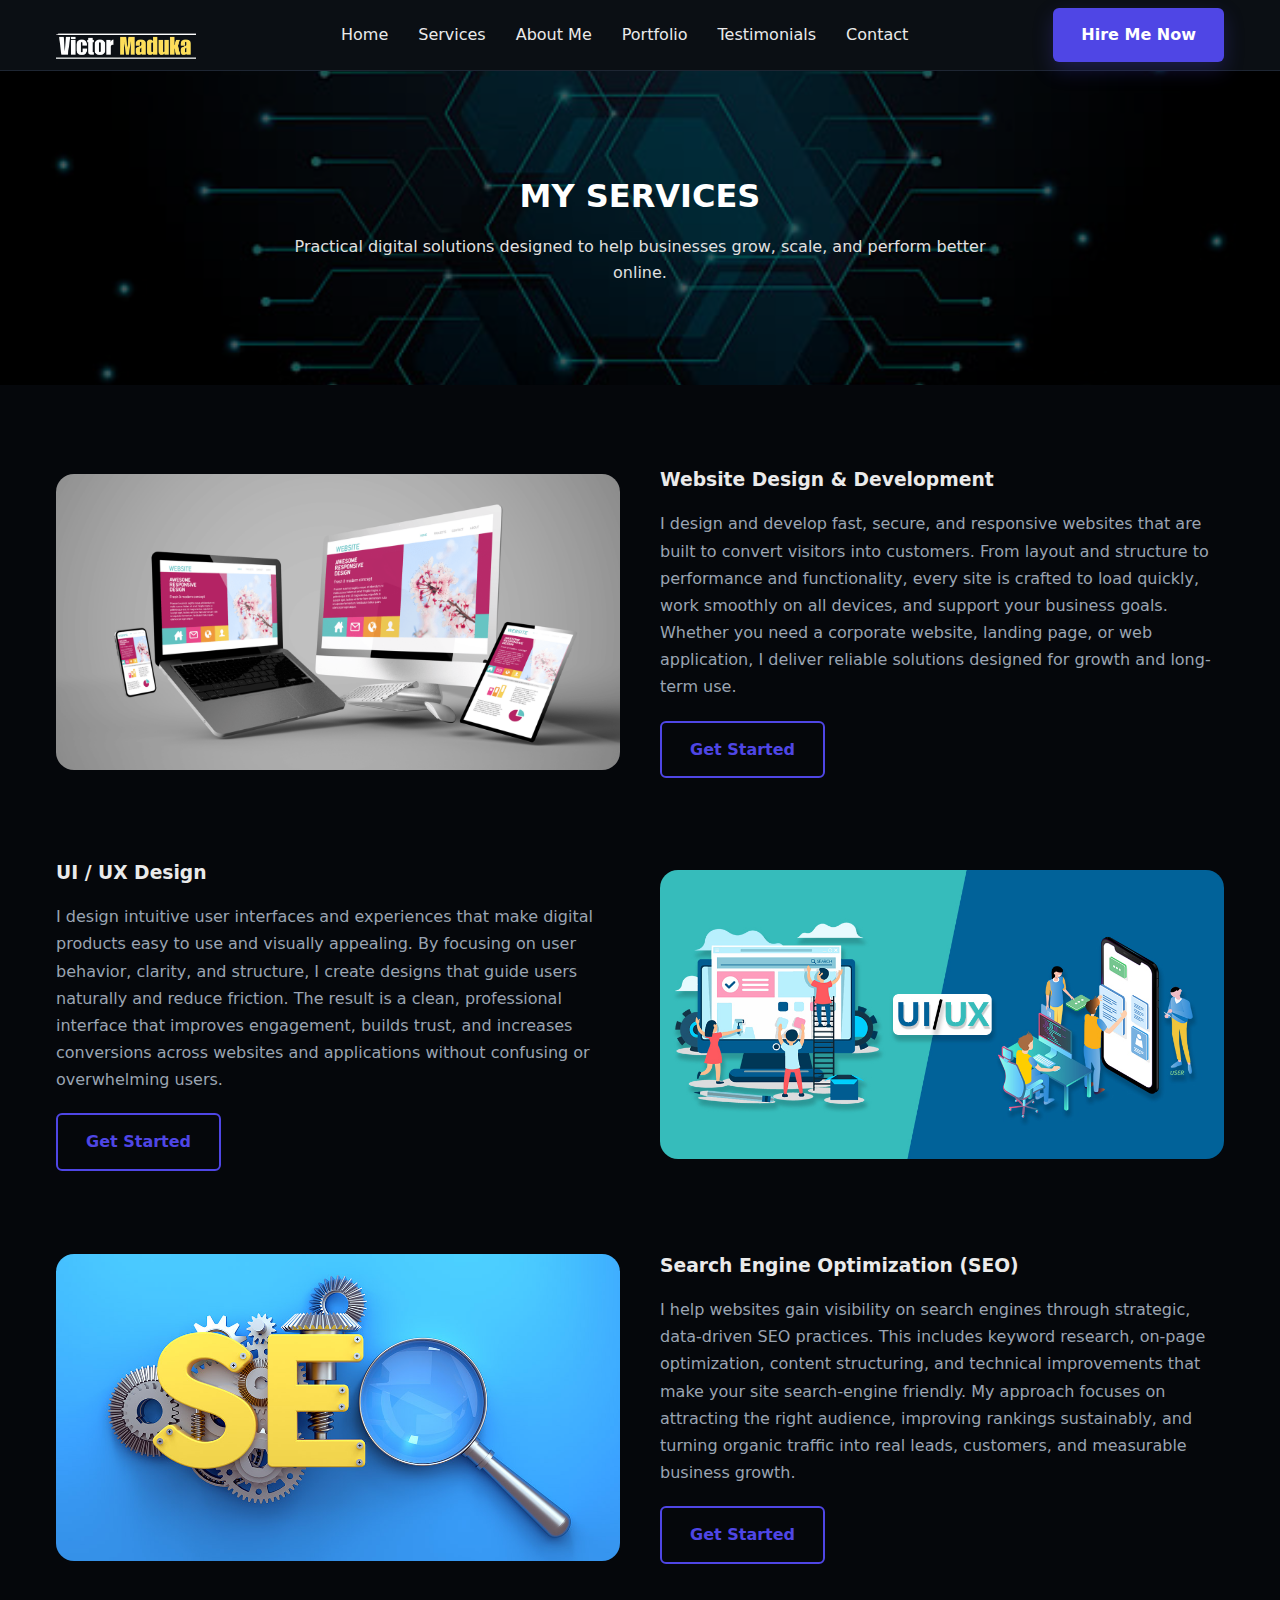
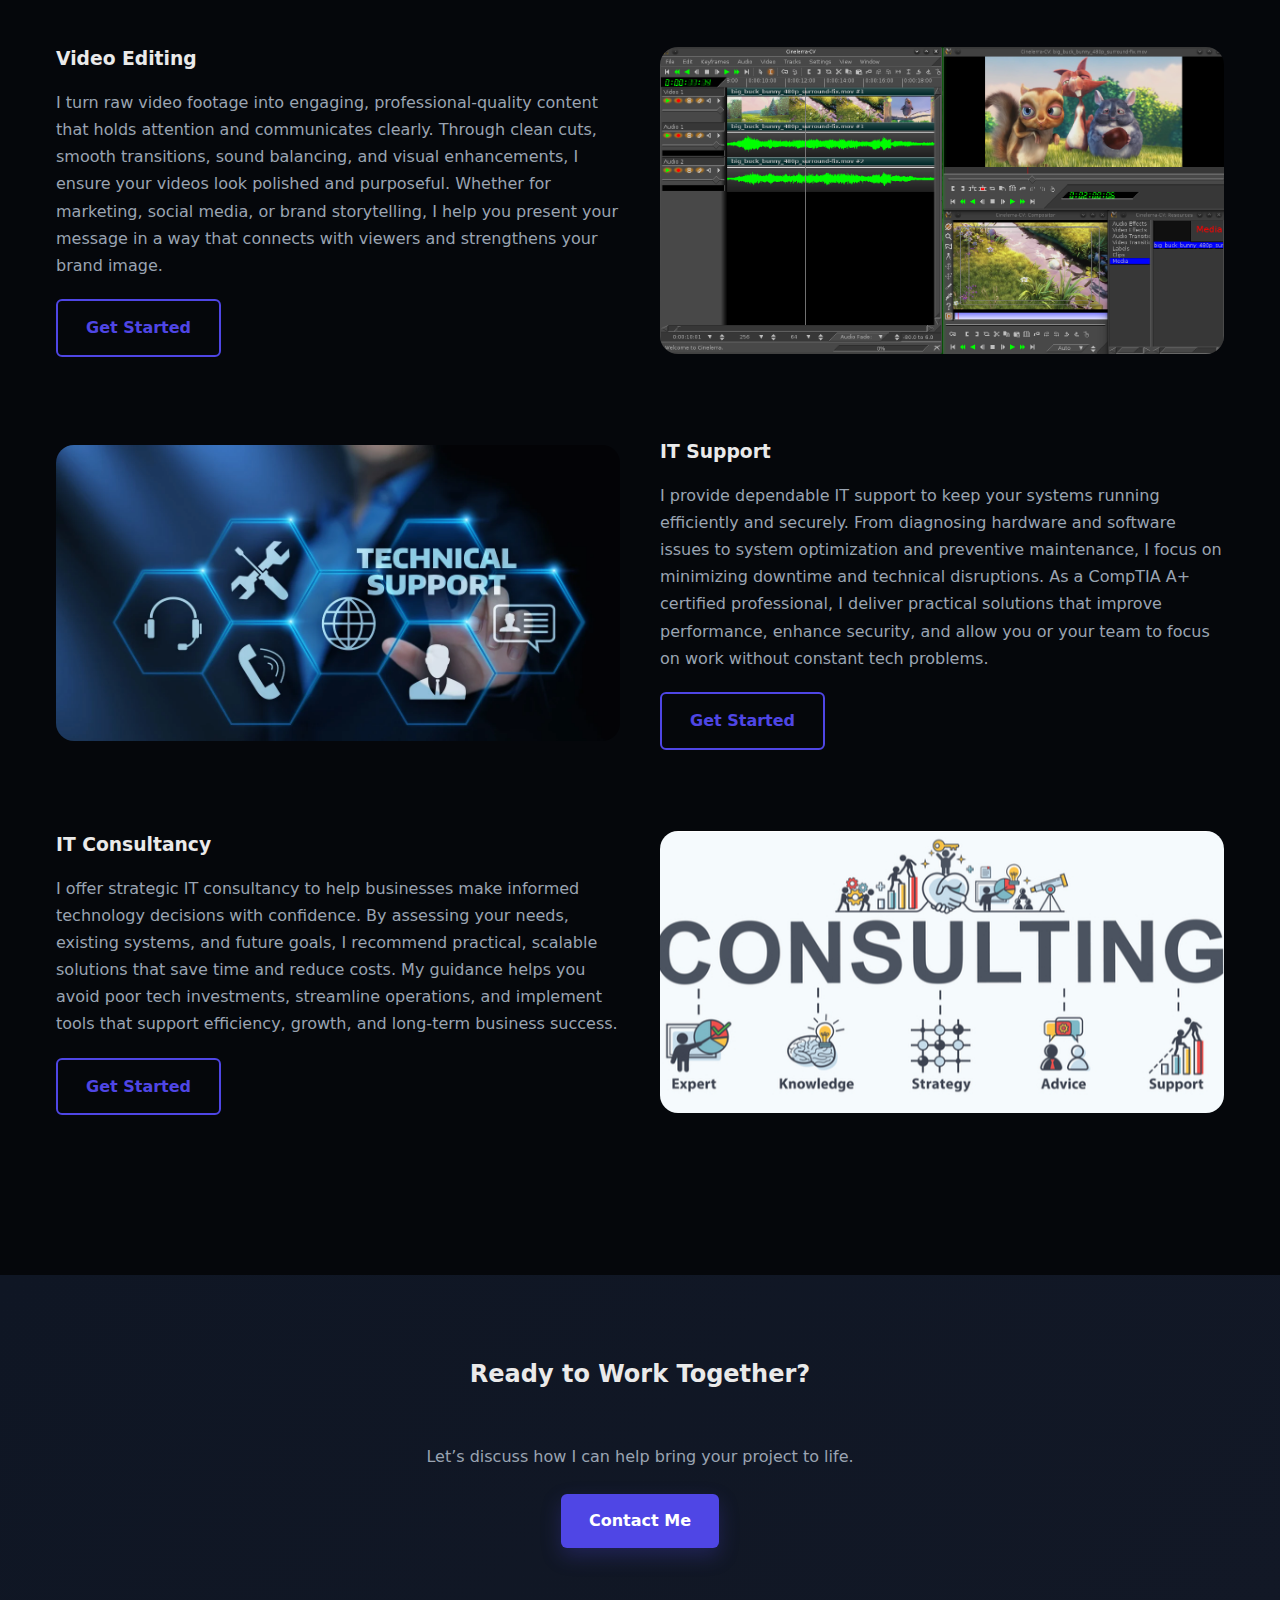
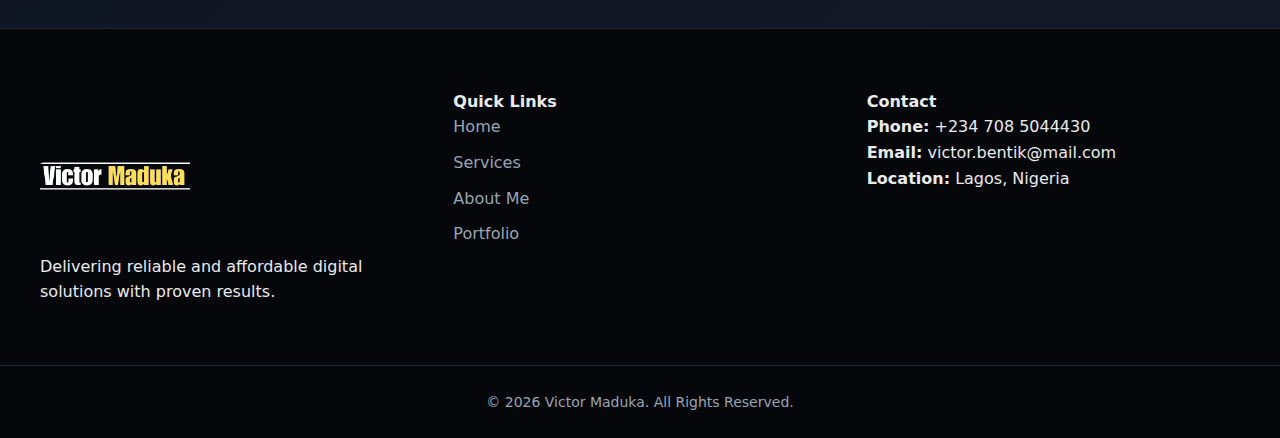
<file: services.html>
<!DOCTYPE html>
<html lang="en">
<head>
    <meta charset="UTF-8">
    <meta name="viewport" content="width=device-width, initial-scale=1.0">
    <title>Services | Victor Maduka</title>
    <link rel="stylesheet" href="style.css">
</head>

<body>

<!-- Header -->
<header class="site-header">
    <div class="container header-inner">

        <a href="index.html" class="logo">
            <img src="logo.png" alt="Victor Maduka Logo">
        </a>

        <button class="nav-toggle" aria-label="Toggle navigation">
            ☰
        </button>

        <nav class="main-nav">
            <ul>
                <li><a href="index.html">Home</a></li>
                <li><a href="services.html" class="active">Services</a></li>
                <li><a href="about.html">About Me</a></li>
                <li><a href="portfolio.html">Portfolio</a></li>
                <li><a href="testimonials.html">Testimonials</a></li>
                <li><a href="contact.html">Contact</a></li>
            </ul>
        </nav>

        <a href="contact.html" class="btn-primary header-cta">
            Hire Me Now
        </a>

    </div>
</header>

<!-- Page Header (NOT Hero) -->
<section class="page-header">
    <div class="container">
        <h1>MY SERVICES</h1>
        <p>
            Practical digital solutions designed to help businesses grow,
            scale, and perform better online.
        </p>
    </div>
</section>

<!-- Services Section -->
<section class="services-section">
    <div class="container">

        <!-- Service -->
        <div class="service-item">
            <div class="service-media">
                <img src="website.png" alt="Website Development">
            </div>
            <div class="service-details">
                <h3>Website Design & Development</h3>
                <p>
                    I design and develop fast, secure, and responsive websites that are built to convert visitors into customers. From layout and structure to performance and functionality, every site is crafted to load quickly, work smoothly on all devices, and support your business goals. Whether you need a corporate website, landing page, or web application, I deliver reliable solutions designed for growth and long-term use.
                </p>
                <a href="contact.html" class="btn-secondary">Get Started</a>
            </div>
        </div>

        <!-- Service -->
        <div class="service-item">
            <div class="service-media">
                <img src="uiux.jpg" alt="UI UX Design">
            </div>
            <div class="service-details">
                <h3>UI / UX Design</h3>
                <p>
                    I design intuitive user interfaces and experiences that make digital products easy to use and visually appealing. By focusing on user behavior, clarity, and structure, I create designs that guide users naturally and reduce friction. The result is a clean, professional interface that improves engagement, builds trust, and increases conversions across websites and applications without confusing or overwhelming users.
                </p>
                <a href="contact.html" class="btn-secondary">Get Started</a>
            </div>
        </div>

        <!-- Service -->
        <div class="service-item">
            <div class="service-media">
                <img src="seo.jpg" alt="SEO Services">
            </div>
            <div class="service-details">
                <h3>Search Engine Optimization (SEO)</h3>
                <p>
                    I help websites gain visibility on search engines through strategic, data-driven SEO practices. This includes keyword research, on-page optimization, content structuring, and technical improvements that make your site search-engine friendly. My approach focuses on attracting the right audience, improving rankings sustainably, and turning organic traffic into real leads, customers, and measurable business growth.
                </p>
                <a href="contact.html" class="btn-secondary">Get Started</a>
            </div>
        </div>

        <!-- Service -->
        <div class="service-item">
            <div class="service-media">
                <img src="video editing.jpg" alt="Video Editing">
            </div>
            <div class="service-details">
                <h3>Video Editing</h3>
                <p>
                    I turn raw video footage into engaging, professional-quality content that holds attention and communicates clearly. Through clean cuts, smooth transitions, sound balancing, and visual enhancements, I ensure your videos look polished and purposeful. Whether for marketing, social media, or brand storytelling, I help you present your message in a way that connects with viewers and strengthens your brand image.
                </p>
                <a href="contact.html" class="btn-secondary">Get Started</a>
            </div>
        </div>

        <!-- Service -->
        <div class="service-item">
            <div class="service-media">
                <img src="it support.png" alt="IT Support">
            </div>
            <div class="service-details">
                <h3>IT Support</h3>
                <p>
                    I provide dependable IT support to keep your systems running efficiently and securely. From diagnosing hardware and software issues to system optimization and preventive maintenance, I focus on minimizing downtime and technical disruptions. As a CompTIA A+ certified professional, I deliver practical solutions that improve performance, enhance security, and allow you or your team to focus on work without constant tech problems.
                </p>
                <a href="contact.html" class="btn-secondary">Get Started</a>
            </div>
        </div>

        <!-- Service -->
        <div class="service-item">
            <div class="service-media">
                <img src="consult.jpg" alt="IT Consultancy">
            </div>
            <div class="service-details">
                <h3>IT Consultancy</h3>
                <p>
                    I offer strategic IT consultancy to help businesses make informed technology decisions with confidence. By assessing your needs, existing systems, and future goals, I recommend practical, scalable solutions that save time and reduce costs. My guidance helps you avoid poor tech investments, streamline operations, and implement tools that support efficiency, growth, and long-term business success.
                </p>
                <a href="contact.html" class="btn-secondary">Get Started</a>
            </div>
        </div>

    </div>
</section>

<!-- Services CTA -->
<section class="services-cta">
    <div class="container">
        <h2>Ready to Work Together?</h2>
        <p>Let’s discuss how I can help bring your project to life.</p>
        <a href="contact.html" class="btn-primary">Contact Me</a>
    </div>
</section>

<!-- Footer -->
<footer>
    <div class="container footer-grid">

        <div class="footer-brand">
            <img src="logo.png" alt="Victor Maduka Logo">
            <p>
                Delivering reliable and affordable digital solutions
                with proven results.
            </p>
        </div>

        <div class="footer-links">
            <h4>Quick Links</h4>
            <ul>
                <li><a href="index.html">Home</a></li>
                <li><a href="services.html">Services</a></li>
                <li><a href="about.html">About Me</a></li>
                <li><a href="portfolio.html">Portfolio</a></li>
            </ul>
        </div>

        <div class="footer-contact">
            <h4>Contact</h4>
            <p><strong>Phone:</strong> +234 708 5044430</p>
            <p><strong>Email:</strong> victor.bentik@mail.com</p>
            <p><strong>Location:</strong> Lagos, Nigeria</p>
        </div>

    </div>

    <div class="footer-bottom">
        <p>© 2026 Victor Maduka. All Rights Reserved.</p>
    </div>
</footer>
<script>
const toggle = document.querySelector('.nav-toggle');
const nav = document.querySelector('.main-nav');

toggle.addEventListener('click', () => {
    nav.style.display =
        nav.style.display === 'block' ? 'none' : 'block';
});
</script>
</body>
</html>
</file>
<file: style.css>
/* ================= ROOT & RESET ================= */
*,
*::before,
*::after {
    box-sizing: border-box;
    margin: 0;
    padding: 0;
}

:root {
    --bg-dark: #05070b;
    --bg-dark-alt: #0b0f14;
    --primary: #4f8cff;
    --text-light: #eaeaea;
    --text-muted: #9aa4b2;
    --border-dark: #1e2633;
}

body {
    font-family: system-ui, -apple-system, BlinkMacSystemFont, sans-serif;
    background: var(--bg-dark);
    color: var(--text-light);
    line-height: 1.6;
}

/* ================= GLOBAL ================= */
img {
    max-width: 100%;
    display: block;
}

a {
    color: inherit;
    text-decoration: none;
}

.container {
    width: 100%;
    max-width: 1200px;
    margin: auto;
    padding: 0 16px;
}

/* ================= HEADER (MOBILE FIRST) ================= */
.site-header {
    background: var(--bg-dark-alt);
    border-bottom: 1px solid var(--border-dark);
    position: sticky;
    top: 0;
    z-index: 1000;
}

.header-inner {
    display: flex;
    align-items: center;
    justify-content: space-between;
    height: 70px;
}

.logo img {
    height: 140px; /* FIX: prevents oversized logo */
}

/* Hamburger */
.nav-toggle {
    background: none;
    border: none;
    color: var(--text-light);
    font-size: 26px;
    cursor: pointer;
}

/* Mobile nav */
.main-nav {
    position: absolute;
    top: 70px;
    left: 0;
    width: 100%;
    background: var(--bg-dark-alt);
    border-top: 1px solid var(--border-dark);
    display: none;
}

.main-nav ul {
    list-style: none;
    display: flex;
    flex-direction: column;
}

.main-nav li a {
    padding: 14px 20px;
    display: block;
    border-bottom: 1px solid var(--border-dark);
}

/* CTA hidden on mobile */
.header-cta {
    display: none;
}

/* ================= HERO ================= */
#hero {
    padding: 80px 16px;
    display: flex;
    flex-direction: column;
    gap: 40px;
    text-align: center;
}

.hero-content h1 {
    font-size: 2rem;
    margin-bottom: 15px;
}

.hero-content p {
    color: var(--text-muted);
    margin-bottom: 25px;
}

.hero-actions {
    display: flex;
    gap: 15px;
    justify-content: center;
    flex-wrap: wrap;
}

/* Buttons */
.btn-primary {
    background: var(--primary);
    color: #fff;
    padding: 12px 26px;
    border-radius: 8px;
    font-weight: 600;
}

.btn-secondary {
    border: 1px solid var(--border-dark);
    padding: 12px 26px;
    border-radius: 8px;
}

/* ================= SCORECARD / STATS (FIXED) ================= */
#value-prop {
    background: var(--bg-dark-alt);
}

.stats {
    display: grid;
    grid-template-columns: 1fr;
    gap: 30px;
    margin-top: 40px;
    text-align: center;
}

.stat-item {
    background: #0f1624;
    border: 1px solid var(--border-dark);
    border-radius: 14px;
    padding: 30px 20px;
}

.stat-item strong {
    font-size: 1.6rem;
    display: block;
    margin-bottom: 10px;
}

.stat-item p {
    color: var(--text-muted);
}

/* ================= SECTIONS ================= */
section {
    padding: 80px 0;
}

section h2 {
    text-align: center;
    margin-bottom: 50px;
}

/* ================= INNER PAGE LAYOUT FIX ================= */
.page-header {
    background: var(--bg-dark-alt);
    padding: 70px 0;
    text-align: center;
}

.page-header h1 {
    font-size: 2rem;
    margin-bottom: 12px;
}

.page-header p {
    max-width: 600px;
    margin: 0 auto;
    color: var(--text-muted);
}

/* Inner page content wrapper */
.page-content {
    padding: 80px 0;
}

.page-content .container {
    max-width: 900px;
}

/* Mobile refinement */
@media (max-width: 767px) {
    .page-header {
        padding: 60px 0;
    }

    .page-content {
        padding: 60px 0;
    }
}

/* ================= SERVICES ================= */
.services-grid {
    display: grid;
    grid-template-columns: 1fr;
    gap: 30px;
}

.service {
    background: #0f1624;
    border: 1px solid var(--border-dark);
    border-radius: 16px;
    overflow: hidden;
    transition: transform 0.3s ease;
}

.service:hover {
    transform: translateY(-6px);
}

.service h3 {
    padding: 20px;
}

.service p {
    padding: 0 20px 20px;
    color: var(--text-muted);
}

.service a {
    padding: 0 20px 25px;
    display: inline-block;
    color: var(--primary);
    font-weight: 600;
}

/* ================= ABOUT ================= */
.about-container {
    display: flex;
    flex-direction: column;
    gap: 40px;
}

.about-image img {
    border-radius: 0 28px 0 28px;
}

/* ================= TESTIMONIALS ================= */
.testimonials-grid {
    display: grid;
    grid-template-columns: 1fr;
    gap: 30px;
}

/* ================= CTA ================= */
#contact-cta {
    background: linear-gradient(135deg, #0f1624, #121826);
    text-align: center;
}

#contact-cta p {
    color: var(--text-muted);
    margin-bottom: 25px;
}

/* ================= FOOTER (FIXED) ================= */
footer {
    background: #05070b;
    border-top: 1px solid var(--border-dark);
}

.footer-grid {
    display: grid;
    grid-template-columns: 1fr;
    gap: 40px;
    padding: 60px 0;
}

.footer-brand img {
    height: 150px; /* FIX: oversized logo */
    margin-bottom: 15px;
}

.footer-links ul {
    list-style: none; /* FIX: bullets */
    padding: 0;
}

.footer-links li {
    margin-bottom: 10px;
}

.footer-links a {
    color: var(--text-muted);
}

.footer-links a:hover {
    color: var(--text-light);
}

.footer-bottom {
    text-align: center;
    padding: 25px;
    border-top: 1px solid var(--border-dark);
    font-size: 14px;
    color: var(--text-muted);
}

/* ================= TABLET ================= */
@media (min-width: 768px) {
    #hero {
        text-align: left;
        flex-direction: row;
        align-items: center;
    }

    .stats {
        grid-template-columns: repeat(3, 1fr);
    }

    .services-grid {
        grid-template-columns: repeat(2, 1fr);
    }

    .about-container {
        flex-direction: row;
        align-items: center;
    }

    .testimonials-grid {
        grid-template-columns: repeat(2, 1fr);
    }

    .footer-grid {
        grid-template-columns: repeat(3, 1fr);
    }
}

/* ================= DESKTOP ================= */
@media (min-width: 1024px) {
    .nav-toggle {
        display: none;
    }

    .main-nav {
        position: static;
        display: block;
        width: auto;
        background: none;
        border: none;
    }

    .main-nav ul {
        flex-direction: row;
        gap: 30px;
    }

    .main-nav li a {
        border: none;
        padding: 0;
    }

    .header-cta {
        display: inline-block;
    }

    .services-grid {
        grid-template-columns: repeat(3, 1fr);
    }

    .testimonials-grid {
        grid-template-columns: repeat(3, 1fr);
    }
}

/* ================= HERO FIX ================= */
#hero {
    display: grid;
    grid-template-columns: 1fr;
    gap: 50px;
    align-items: center;
    text-align: center;
}

.hero-content {
    max-width: 560px;
    margin: 0 auto;
}

.hero-actions {
    justify-content: center;
}

.hero-images {
    display: flex;
    justify-content: center;
}

.hero-images img {
    max-width: 420px;
    width: 100%;
}

/* Tablet & up */
@media (min-width: 768px) {
    #hero {
        grid-template-columns: 1fr 1fr;
        text-align: left;
    }

    .hero-content {
        margin: 0;
        padding: 0 50px;
    }

    .hero-actions {
        justify-content: flex-start;
    }

    .hero-images {
        justify-content: center;
    }
}

/* ================= TESTIMONIAL FIX ================= */
.testimonial {
    background: #0f1624;
    border: 1px solid var(--border-dark);
    border-radius: 16px;
    padding: 30px;
    display: flex;
    flex-direction: column;
    justify-content: space-between;
    min-height: 220px;
}

.testimonial p {
    color: var(--text-muted);
    margin-bottom: 20px;
    font-style: italic;
}

.testimonial h4 {
    font-size: 0.95rem;
    font-weight: 600;
    color: var(--text-light);
}

/* Footer spacing fix – mobile & tablet only */
@media (max-width: 1023px) {
    footer .container {
        padding-left: 24px;
        padding-right: 24px;
    }

    .footer-grid {
        row-gap: 32px;
    }

    .footer-links ul {
        padding-left: 0;
    }
}
/* ================= ABOUT PAGE FIX ================= */

.about-detailed {
    padding: 80px 0;
}
.about-grid {
    display: grid;
    grid-template-columns: 1fr;
    gap: 50px;
    align-items: center;
}

.about-image-large img {
    border-radius: 18px;
    max-width: 100%;
}

.about-content h2 {
    margin-bottom: 20px;
}

.about-content p {
    color: var(--text-muted);
    margin-bottom: 16px;
}

/* ================= SKILLS ================= */

.skills-section {
    background: var(--bg-dark-alt);
}

.skills-grid {
    display: grid;
    grid-template-columns: 1fr;
    gap: 30px;
    margin-top: 40px;
}

.skill-item {
    background: #0f1624;
    border: 1px solid var(--border-dark);
    padding: 28px;
    border-radius: 16px;
}

.skill-item h3 {
    margin-bottom: 10px;
}

/* ================= WHY CHOOSE ================= */

.why-choose {
    padding: 80px 0;
}

.features-grid {
    display: grid;
    grid-template-columns: 1fr;
    gap: 30px;
    margin-top: 40px;
}

.feature-item {
    background: #0f1624;
    border: 1px solid var(--border-dark);
    padding: 30px;
    border-radius: 16px;
}

.feature-item h3 {
    margin-bottom: 10px;
}

/* ================= RESPONSIVE ================= */

@media (min-width: 768px) {
    .about-grid {
        grid-template-columns: 1fr 1fr;
    }

    .skills-grid {
        grid-template-columns: repeat(2, 1fr);
    }

    .features-grid {
        grid-template-columns: repeat(2, 1fr);
    }
}

@media (min-width: 1024px) {
    .skills-grid {
        grid-template-columns: repeat(3, 1fr);
    }

    .features-grid {
        grid-template-columns: repeat(3, 1fr);
    }
}
/* ================= SERVICES PAGE FIX ================= */

.services-section {
    padding: 80px 0;
}

.service-item {
    display: grid;
    grid-template-columns: 1fr;
    gap: 40px;
    margin-bottom: 80px;
    align-items: center;
}

.service-media img {
    width: 100%;
    border-radius: 18px;
}

.service-details h3 {
    margin-bottom: 15px;
}

.service-details p {
    color: var(--text-muted);
    margin-bottom: 20px;
    line-height: 1.7;
}

/* ================= SERVICES CTA ================= */

.services-cta {
    background: linear-gradient(135deg, #0f1624, #121826);
    text-align: center;
    padding: 80px 0;
}

.services-cta p {
    color: var(--text-muted);
    margin: 15px 0 25px;
}

/* ================= RESPONSIVE ================= */

@media (min-width: 768px) {
    .service-item {
        grid-template-columns: 1fr 1fr;
    }

    /* Alternate image/text layout */
    .service-item:nth-child(even) {
        direction: rtl;
    }

    .service-item:nth-child(even) .service-details {
        direction: ltr;
    }
}
/* ================= PORTFOLIO PAGE FIX ================= */

.portfolio-filter {
    padding: 40px 0;
}

.filter-buttons {
    display: flex;
    flex-wrap: wrap;
    gap: 12px;
    justify-content: center;
}

.filter-btn {
    background: transparent;
    border: 1px solid var(--border-dark);
    color: var(--text-light);
    padding: 10px 18px;
    border-radius: 8px;
    cursor: pointer;
    font-size: 0.9rem;
}

.filter-btn.active,
.filter-btn:hover {
    background: var(--primary);
    border-color: var(--primary);
}

/* ================= PORTFOLIO GRID ================= */

.portfolio-grid-section {
    padding: 60px 0 80px;
}

.portfolio-grid {
    display: grid;
    grid-template-columns: 1fr;
    gap: 30px;
}

.portfolio-item {
    background: #0f1624;
    border: 1px solid var(--border-dark);
    border-radius: 16px;
    overflow: hidden;
}

.portfolio-image {
    position: relative;
    overflow: hidden;
}

.portfolio-image img {
    width: 100%;
    display: block;
}

.portfolio-overlay {
    position: absolute;
    inset: 0;
    background: rgba(5, 7, 11, 0.92);
    display: flex;
    flex-direction: column;
    justify-content: center;
    align-items: center;
    padding: 25px;
    text-align: center;
    opacity: 0;
    transition: opacity 0.3s ease;
}

.portfolio-image:hover .portfolio-overlay {
    opacity: 1;
}

.portfolio-overlay h3 {
    margin-bottom: 10px;
}

.portfolio-overlay p {
    color: var(--text-muted);
    margin-bottom: 15px;
    font-size: 0.9rem;
}

.view-project {
    color: var(--primary);
    font-weight: 600;
}

.portfolio-info {
    padding: 18px 20px;
}

.portfolio-category {
    color: var(--text-muted);
    font-size: 0.85rem;
}

/* ================= PORTFOLIO STATS ================= */

.portfolio-stats {
    background: var(--bg-dark-alt);
    padding: 80px 0;
}

.stats-grid {
    display: grid;
    grid-template-columns: 1fr;
    gap: 30px;
    margin-top: 40px;
    text-align: center;
}

.stats-grid .stat-item {
    background: #0f1624;
    border: 1px solid var(--border-dark);
    padding: 30px;
    border-radius: 16px;
}

.stats-grid h3 {
    font-size: 1.6rem;
    margin-bottom: 8px;
}

/* ================= RESPONSIVE ================= */

@media (min-width: 768px) {
    .portfolio-grid {
        grid-template-columns: repeat(2, 1fr);
    }

    .stats-grid {
        grid-template-columns: repeat(2, 1fr);
    }
}

@media (min-width: 1024px) {
    .portfolio-grid {
        grid-template-columns: repeat(3, 1fr);
    }

    .stats-grid {
        grid-template-columns: repeat(4, 1fr);
    }
}
/* ================= TESTIMONIALS PAGE FIX ================= */

.featured-testimonial {
    padding: 80px 0;
    background: var(--bg-dark-alt);
}

.featured-content {
    max-width: 820px;
    margin: auto;
    background: #0f1624;
    border: 1px solid var(--border-dark);
    border-radius: 20px;
    padding: 50px;
    position: relative;
}

.quote-icon {
    font-size: 5rem;
    color: var(--primary);
    line-height: 1;
    margin-bottom: 20px;
}

.featured-quote {
    font-size: 1.05rem;
    line-height: 1.7;
    margin-bottom: 30px;
    color: var(--text-light);
}

.testimonial-author {
    display: flex;
    align-items: center;
    gap: 14px;
}

.testimonial-author img {
    width: 52px;
    height: 52px;
    border-radius: 50%;
    object-fit: cover;
}

.testimonial-author h4 {
    margin: 0;
    font-size: 0.95rem;
}

.testimonial-author p {
    margin: 0;
    font-size: 0.8rem;
    color: var(--text-muted);
}

/* ================= TESTIMONIAL GRID ================= */

.testimonials-detailed {
    padding: 80px 0;
}

.testimonials-grid-detailed {
    display: grid;
    grid-template-columns: 1fr;
    gap: 30px;
}

.testimonial-card {
    background: #0f1624;
    border: 1px solid var(--border-dark);
    border-radius: 16px;
    padding: 30px;
}

.stars {
    color: gold;
    margin-bottom: 12px;
    font-size: 1rem;
}

.testimonial-card p {
    font-size: 0.9rem;
    line-height: 1.6;
    margin-bottom: 20px;
}

/* ================= TRUST SECTION ================= */

.trust-section {
    background: var(--bg-dark-alt);
    padding: 80px 0;
    text-align: center;
}

.trust-stats {
    display: grid;
    grid-template-columns: 1fr;
    gap: 30px;
    margin-top: 40px;
}

.trust-item {
    background: #0f1624;
    border: 1px solid var(--border-dark);
    padding: 30px;
    border-radius: 16px;
}

.trust-item h3 {
    font-size: 1.6rem;
    margin-bottom: 6px;
}

/* ================= CTA ================= */

#contact-cta {
    padding: 80px 0;
    text-align: center;
}

/* ================= RESPONSIVE ================= */

@media (min-width: 768px) {
    .testimonials-grid-detailed {
        grid-template-columns: repeat(2, 1fr);
    }

    .trust-stats {
        grid-template-columns: repeat(2, 1fr);
    }
}

@media (min-width: 1024px) {
    .testimonials-grid-detailed {
        grid-template-columns: repeat(3, 1fr);
    }

    .trust-stats {
        grid-template-columns: repeat(4, 1fr);
    }
}
/* ================= CONTACT PAGE FIX ================= */

.contact-section {
    padding: 80px 0;
}

.contact-grid {
    display: grid;
    grid-template-columns: 1fr;
    gap: 50px;
}

.contact-form-wrapper,
.contact-info-wrapper {
    background: #0f1624;
    border: 1px solid var(--border-dark);
    border-radius: 20px;
    padding: 40px;
}

.contact-form-wrapper h2,
.contact-info-wrapper h2 {
    margin-bottom: 10px;
}

.contact-form-wrapper p {
    margin-bottom: 30px;
    color: var(--text-muted);
}

/* FORM */

.form-group {
    display: flex;
    flex-direction: column;
    margin-bottom: 18px;
}

.form-group label {
    font-size: 0.85rem;
    margin-bottom: 6px;
}

.form-group input,
.form-group select,
.form-group textarea {
    padding: 12px 14px;
    border-radius: 10px;
    border: 1px solid var(--border-dark);
    background: #0b1220;
    color: var(--text-light);
}

.form-group input:focus,
.form-group select:focus,
.form-group textarea:focus {
    outline: none;
    border-color: var(--primary);
}

.submit-btn {
    margin-top: 10px;
    width: 100%;
}

/* CONTACT INFO */

.contact-info-item {
    display: flex;
    gap: 16px;
    margin-bottom: 24px;
}

.contact-info-item img {
    width: 36px;
    height: 36px;
}

.contact-info-item h3 {
    margin: 0 0 4px;
    font-size: 0.95rem;
}

.contact-info-item p {
    margin: 0;
    font-size: 0.85rem;
}

.small {
    color: var(--text-muted);
}

/* SOCIAL */

.social-links {
    margin-top: 40px;
}

.social-icons {
    display: flex;
    gap: 12px;
    flex-wrap: wrap;
    margin-top: 10px;
}

.social-icon img {
    width: 36px;
    height: 36px;
}

/* AVAILABILITY */

.availability-badge {
    display: flex;
    align-items: center;
    gap: 10px;
    margin-top: 30px;
    padding: 12px 16px;
    border-radius: 12px;
    background: rgba(0, 255, 128, 0.08);
    border: 1px solid rgba(0, 255, 128, 0.2);
}

.status-dot {
    width: 10px;
    height: 10px;
    background: #00ff80;
    border-radius: 50%;
}

/* FAQ */

.faq-section {
    padding: 80px 0;
}

.faq-grid {
    display: grid;
    grid-template-columns: 1fr;
    gap: 24px;
    margin-top: 40px;
}

.faq-item {
    background: #0f1624;
    border: 1px solid var(--border-dark);
    padding: 30px;
    border-radius: 16px;
}

.faq-item h3 {
    margin-bottom: 8px;
    font-size: 1rem;
}

.faq-item p {
    font-size: 0.9rem;
    line-height: 1.6;
}
/* RESPONSIVE */

@media (min-width: 1024px) {
    .contact-grid {
        grid-template-columns: 1.1fr 0.9fr;
        align-items: start;
    }

    .faq-grid {
        grid-template-columns: repeat(2, 1fr);
    }
}
/* =========================
   PAGE HEADER BACKGROUND
   ========================= */

.page-header {
    position: relative;
    background-image: url("ctabackground.png"); /* change filename if needed */
    background-size: cover;
    background-position: center;
    background-repeat: no-repeat;
    padding: 100px 0;
    color: #fff;
}

/* Black overlay */
.page-header::before {
    content: "";
    position: absolute;
    inset: 0;
    background: rgba(0, 0, 0, 0.65); /* darkness level */
    z-index: 1;
}

/* Ensure text sits above overlay */
.page-header .container {
    position: relative;
    z-index: 2;
}

/* Typography safety */
.page-header h1 {
    color: #fff;
}

.page-header p {
    color: #e0e0e0;
    max-width: 700px;
}
@media (max-width: 768px) {
    .page-header {
        padding: 70px 0;
        text-align: center;
    }

    .page-header p {
        margin-left: auto;
        margin-right: auto;
    }
}
/* =========================
   CONTACT CTA BACKGROUND
   ========================= */

#contact-cta {
    position: relative;
    background-image: url("background.jpg"); /* change path if needed */
    background-size: cover;
    background-position: center;
    background-repeat: no-repeat;
    padding: 100px 0;
    text-align: center;
    color: #fff;
}

/* Dark overlay */
#contact-cta::before {
    content: "";
    position: absolute;
    inset: 0;
    background: rgba(0, 0, 0, 0.7); /* overlay strength */
    z-index: 1;
}

/* Ensure content stays above overlay */
#contact-cta .container {
    position: relative;
    z-index: 2;
}

/* Text safety */
#contact-cta h2 {
    color: #fff;
}

#contact-cta p {
    color: #e0e0e0;
    max-width: 650px;
    margin: 0 auto 24px;
}
@media (max-width: 768px) {
    #contact-cta {
        padding: 70px 20px;
    }
}
/* =========================
   BUTTON BASE RESET
   ========================= */

.btn-primary,
.btn-secondary {
    display: inline-flex;
    align-items: center;
    justify-content: center;
    gap: 8px;
    padding: 14px 28px;
    border-radius: 6px;
    font-weight: 600;
    text-decoration: none;
    cursor: pointer;
    border: none;
    outline: none;
    transition: 
        background-color 0.3s ease,
        color 0.3s ease,
        transform 0.2s ease,
        box-shadow 0.2s ease;
}
/* =========================
   BUTTON INTERACTIONS
   ========================= */

/* Step 2 — Primary button */
.btn-primary {
    background-color: #4f46e5;
    color: #ffffff;
    box-shadow: 0 8px 20px rgba(79, 70, 229, 0.25);
}

.btn-primary:hover {
    transform: translateY(-2px);
    box-shadow: 0 12px 30px rgba(79, 70, 229, 0.35);
}

.btn-primary:active {
    transform: translateY(0);
    box-shadow: 0 6px 16px rgba(79, 70, 229, 0.25);
}

/* Step 3 — Secondary button */
.btn-secondary {
    background-color: transparent;
    color: #4f46e5;
    border: 2px solid #4f46e5;
}

.btn-secondary:hover {
    background-color: #4f46e5;
    color: #ffffff;
    transform: translateY(-2px);
}

.btn-secondary:active {
    transform: translateY(0);
}

/* Step 4 — Focus state */
.btn-primary:focus-visible,
.btn-secondary:focus-visible {
    box-shadow: 0 0 0 3px rgba(79, 70, 229, 0.4);
}
</file>
